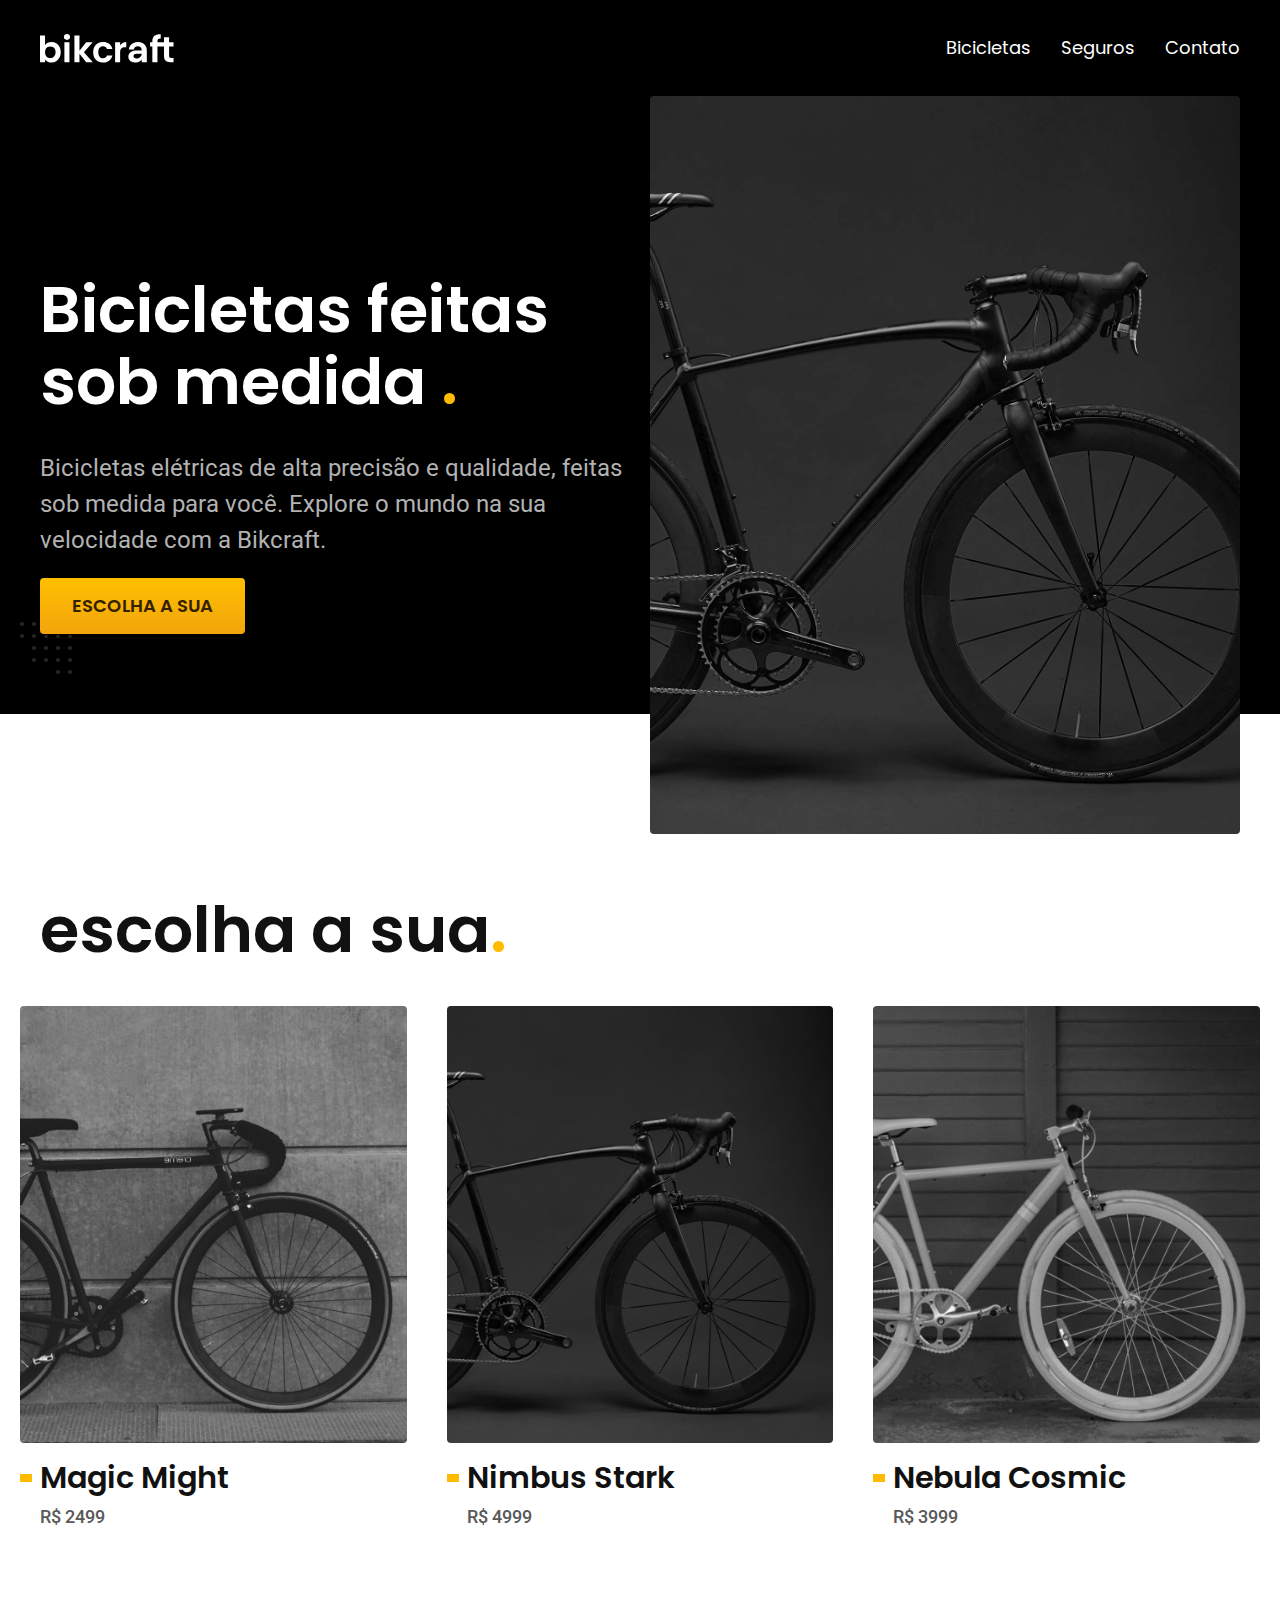
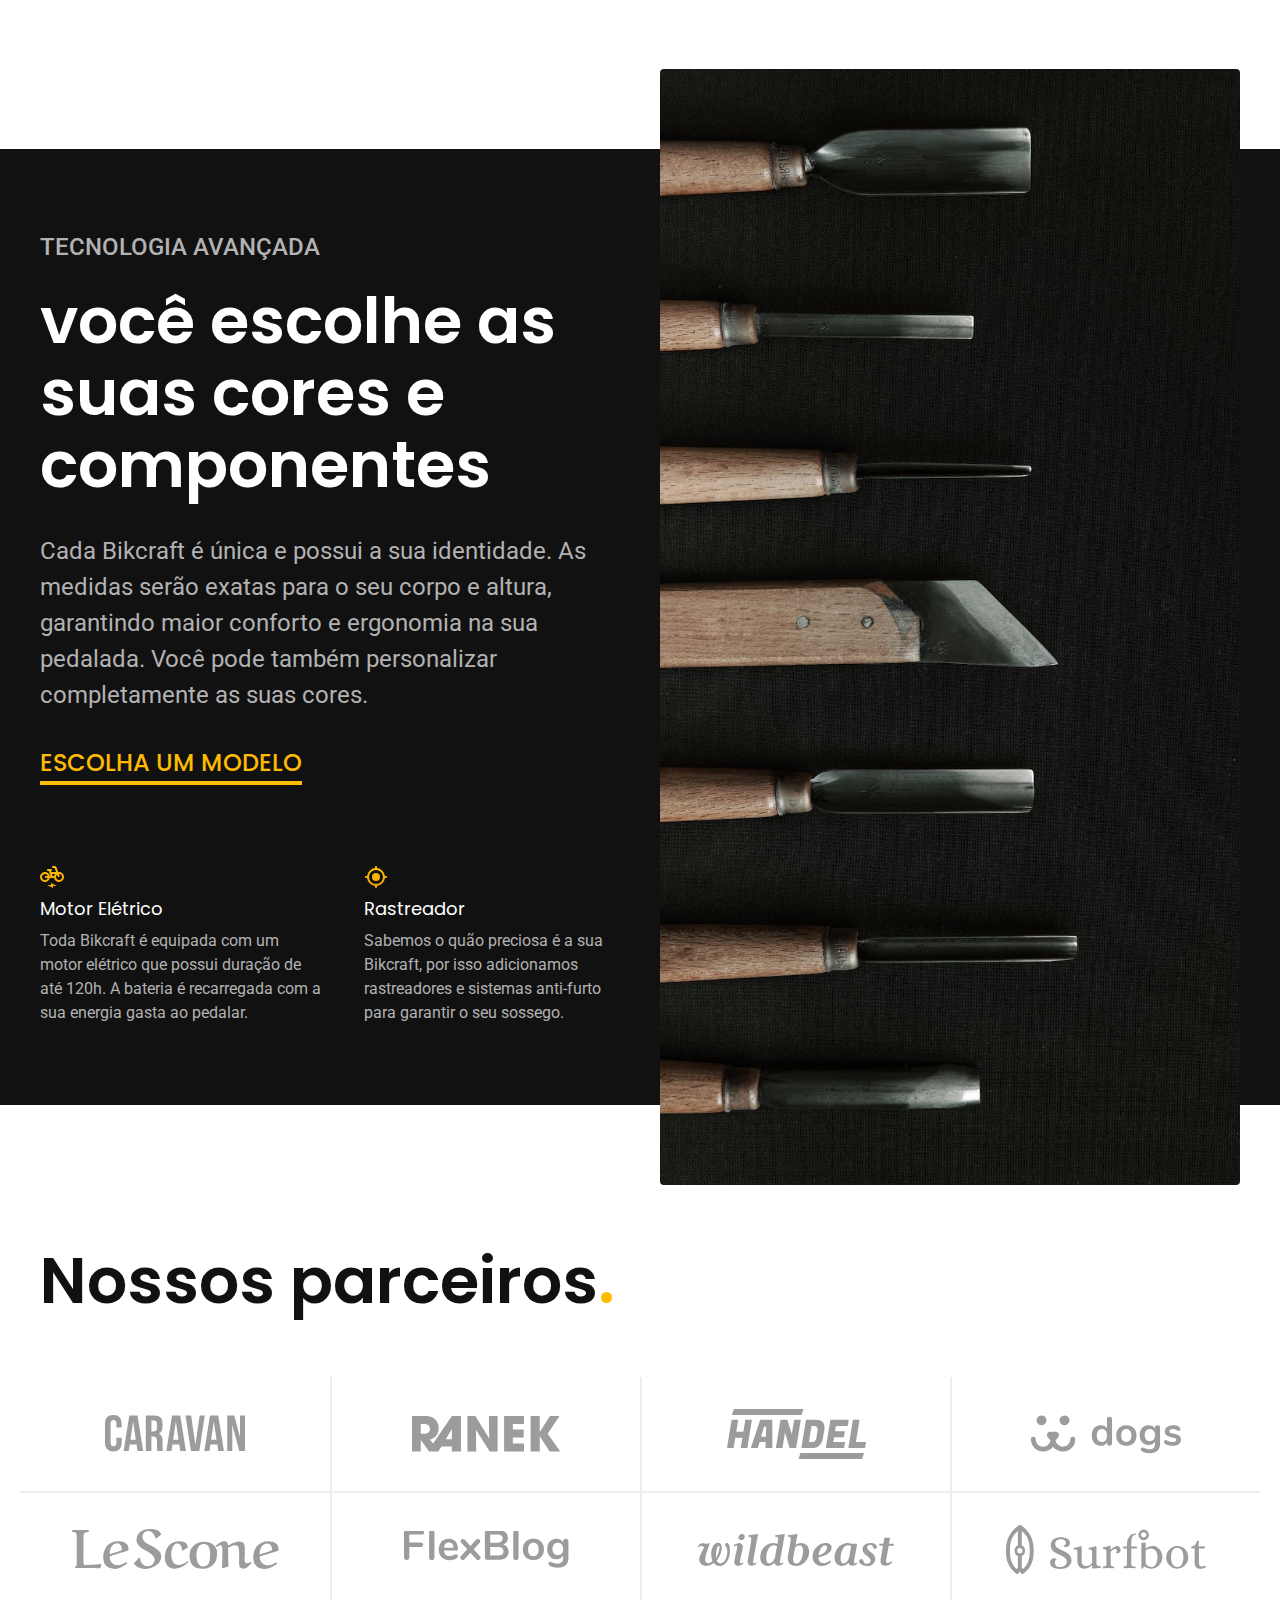
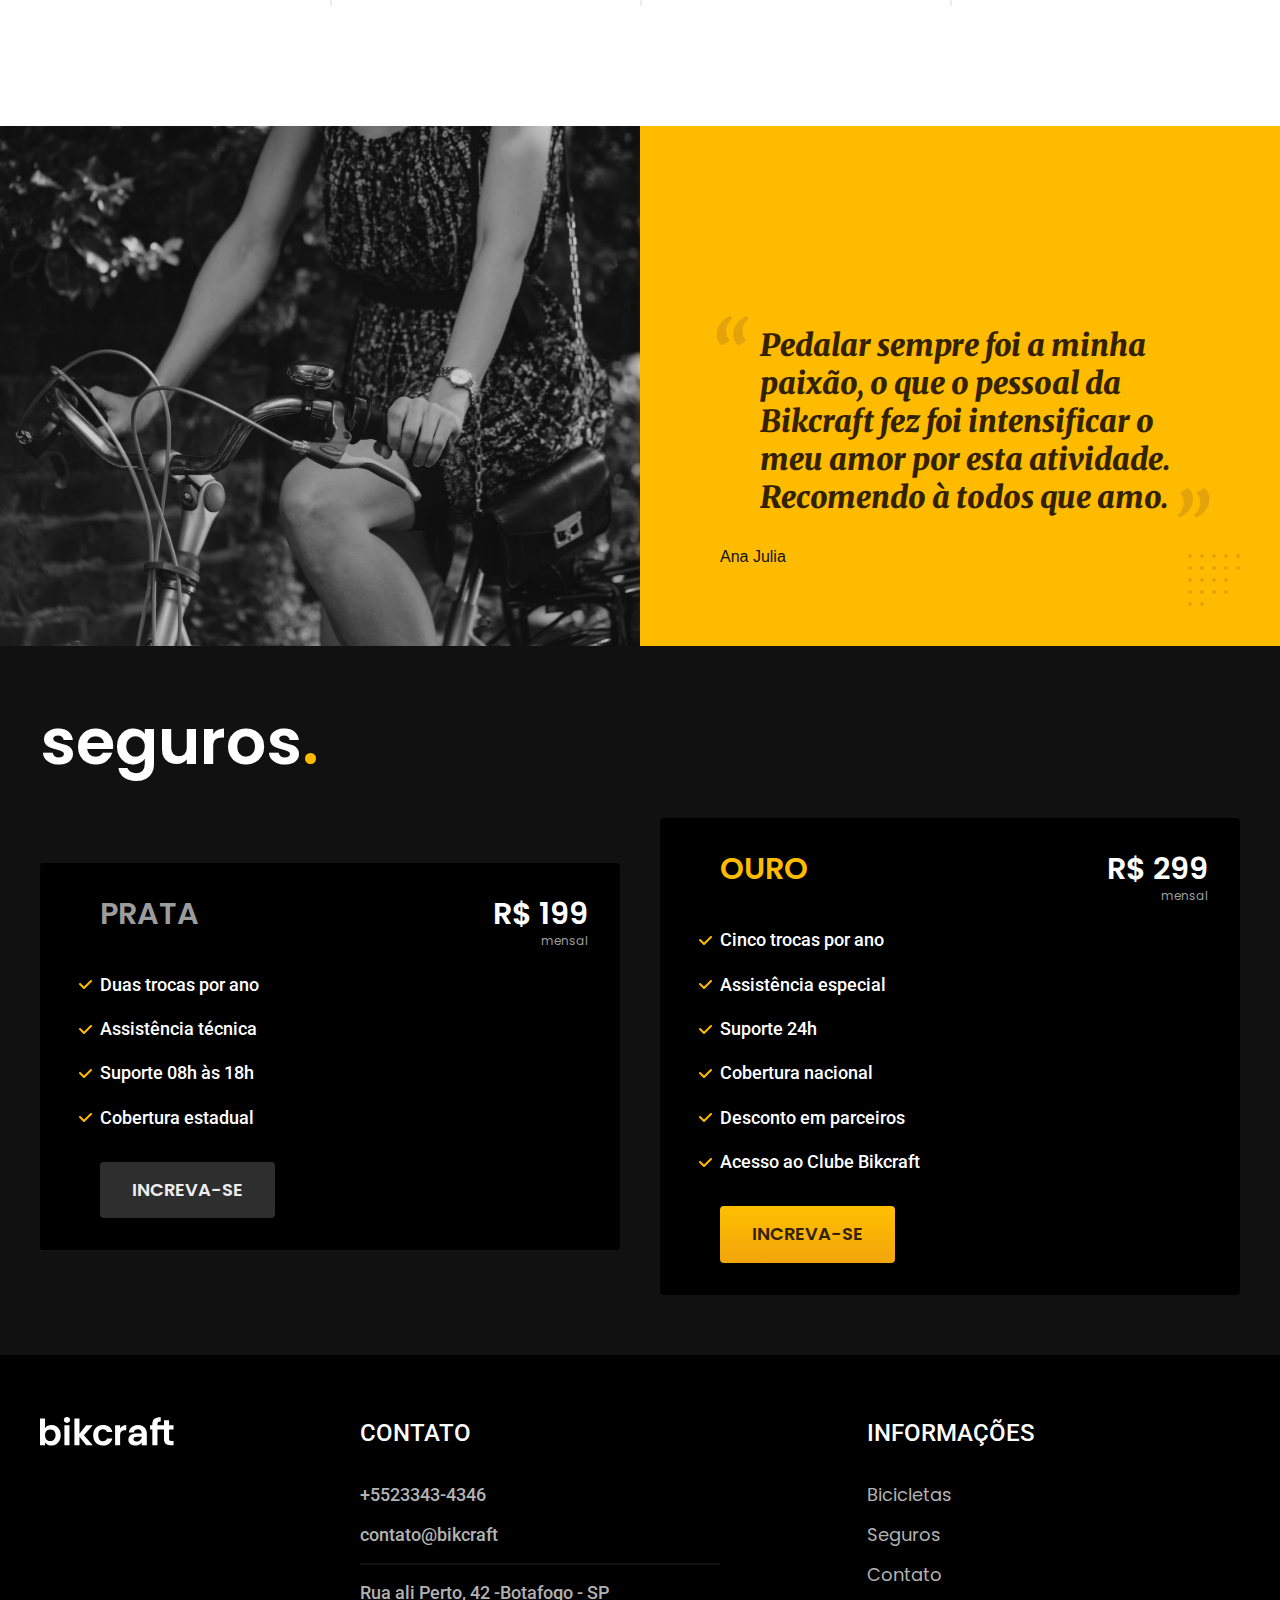
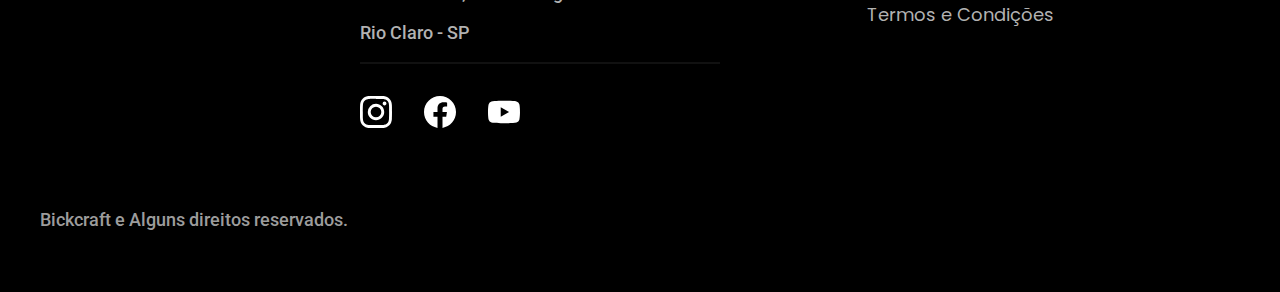
<file: index.html>
<!DOCTYPE html>
<html lang="pt-br">
  <head>
    <meta charset="UTF-8" />
    <meta name="viewport" content="width=device-width, initial-scale=1.0" />
    <title>Bikcraft - Bicicletas Elétricas</title>
    <meta
      name="description"
      content="Bicicletas elétricas de alta precisão e qualidade, feitas sob medida para você. Explore o mundo na sua velocidade com a Bikcraft."
    />
    <link rel="preload" href="css/style.min.css" as="style">
    <link rel="stylesheet" href="css/style.min.css" />

      <script>
        document.documentElement.classList.add('js')
     </script>

     <link rel="preconnect" href="https://fonts.googleapis.com">
    <link rel="preconnect" href="https://fonts.gstatic.com" crossorigin>
    <link href="https://fonts.googleapis.com/css2?family=Merriweather:ital,opsz,wght@0,18..144,300..900;1,18..144,300..900&family=Poppins:ital,wght@0,100;0,200;0,300;0,400;0,500;0,600;0,700;0,800;0,900;1,100;1,200;1,300;1,400;1,500;1,600;1,700;1,800;1,900&family=Roboto:ital,wght@0,100..900;1,100..900&display=swap" rel="stylesheet">
  </head>


  </head>
  <body>
    <header class="header-bg">
      <div class="header container">
        <a href="">
          <img src="img/bikcraft.svg" width="136" height="32" alt="Bickcraft" />
        </a>
        <nav aria-label="primaria">
          <ul class="header-menu font-1-m cor-0">
            <li><a href="./bicicletas.html">Bicicletas</a></li>
            <li><a href="./seguros.html">Seguros</a></li>
            <li><a href="./contato.html">Contato</a></li>
          </ul>
        </nav>
      </div>
    </header>
    
    <main class="introducao-bg" >
      <div class="introducao container">
        <div class="introducao-conteudo">
          <h1 class="font-1-xxl cor-0 fadeInDown " data-anime="200">
            Bicicletas feitas sob medida <span class="cor-p1">.</span>
          </h1>
          <p class="font-2-l cor-5 fadeInDown "  data-anime="400">
            Bicicletas elétricas de alta precisão e qualidade, feitas sob medida
            para você. Explore o mundo na sua velocidade com a Bikcraft.
          </p>
          <a href="bicicletas.html" class="botao fadeInDown " data-anime="600">Escolha a sua</a>
        </div>
        <div class="introducao-imagem" class="fadeInDown ">
          <picture data-anime="800"  class="fadeInDown ">
            <source media="(max-width: 800px)" srcset="img/bicicletas/nimbus.jpg">
          <img
            src="img/fotos/introducao.jpg"
            width="1280"
            height="1600"
            alt="Bicicleta elétrica preta."
          />
          </picture>
        </div>
      </div>
    </main>

    <article class="bicicletas-lista">
      <h2 class="container font-1-xxl">
        escolha a sua<span class="cor-p1">.</span>
      </h2>
      <ul>
        <li>
          <a href="./bicicletas/magic.html">
            <img src="img/bicicletas/magic-home.jpg" width="920" height="1040" alt="Bicicleta preta" />
            <h3 class="font-1-xl">Magic Might</h3>
            <span class="font-2-m cor-8">R$ 2499</span>
          </a>
        </li>

        <li>
          <a href="./bicicletas/nimbus.html">
            <img src="img/bicicletas/nimbus-home.jpg" width="920" height="1040" alt="Bicicleta preta" />
            <h3 class="font-1-xl">Nimbus Stark</h3>
            <span class="font-2-m cor-8">R$ 4999</span>
          </a>
        </li>

        <li>
          <a href="./bicicletas/nebula.html">
            <img src="img/bicicletas/nebula-home.jpg" width="920" height="1040" alt="Bicicleta preta" />
            <h3 class="font-1-xl">Nebula Cosmic</h3>
            <span class="font-2-m cor-8">R$ 3999</span>
          </a>
        </li>
      </ul>
    </article>

    <article class="tecnologia-bg">
      <div class="tecnologia-container">
        <div class="tecnologia-conteudo">
          <span class="font-2-l-b cor-5">Tecnologia Avançada</span>
          <h2 class="font-1-xxl cor-0">
            você escolhe as suas cores e componentes
            
          </h2>
          <p class="font-2-l cor-5">
            Cada Bikcraft é única e possui a sua identidade. As medidas serão
            exatas para o seu corpo e altura, garantindo maior conforto e
            ergonomia na sua pedalada. Você pode também personalizar
            completamente as suas cores.
          </p>
          <a class="link" href="./bicicletas.html">Escolha um modelo</a>

          <div class="tecnologia-vantagens">
            <div>
              <img src="img/icones/eletrica.svg" width="24" height="24" alt="" />
              <h3 class="font-1-m cor-0">Motor Elétrico</h3>
              <p class="font-2-s cor-5">
                Toda Bikcraft é equipada com um motor elétrico que possui
                duração de até 120h. A bateria é recarregada com a sua energia
                gasta ao pedalar.
              </p>
            </div>
            <div>
              <img src="img/icones/rastreador.svg"  width="24" height="24" alt="" />
              <h3 class="font-1-m cor-0">Rastreador</h3>
              <p class="font-2-s cor-5">
                Sabemos o quão preciosa é a sua Bikcraft, por isso adicionamos
                rastreadores e sistemas anti-furto para garantir o seu sossego.
              </p>
            </div>
          </div>
        </div>
        <div class="tecnologia-imagem">
          <img src="img/fotos/tecnologia.jpg" width="1200" height="1920" alt="" />
        </div>
      </div>
    </article>

    <section class="parceiros" aria-label="Nossos Parceiros">
      <h2 class="container font-1-xxl">
        Nossos parceiros<span class="cor-p1">.</span>
      </h2>
      <ul>
        <li><img src="img/parceiros/caravan.svg" width="140" height="38" alt="caravan" /></li>
        <li><img src="img/parceiros/ranek.svg" width="149" height="36" alt alt=ranek"></li>
        <li><img src="img/parceiros/handel.svg" width="139" height="50" alt alt=/handel"></li>
        <li><img src="img/parceiros/dogs.svg" width="152" height="39" alt alt="dogs" /></li>
        <li><img src="img/parceiros/lescone.svg" width="208" height="41" alt alt="lescone" /></li>
        <li><img src="img/parceiros/flexblog.svg" width="165" height="38" alt alt="flexblog" /></li>
        <li><img src="img/parceiros/wildbeast.svg" width="196" height="34" alt alt="wildbeast" /></li>
        <li><img src="img/parceiros/surfbot.svg" width="200" height="49" alt alt="surfbot" /></li>
      </ul>
    </section>

    <section class="depoimento" aria-label="Depoimento">
      <div>
        <img
          src="img/fotos/depoimento.jpg" width="1560" height="1360"
          alt="Pessoa pedalando uma bicicleta Bickcraft"
        />
      </div>
      <div class="depoimento-conteudo">
        <blockquote class="font-1-xl cor-p5">
          <p>
            Pedalar sempre foi a minha paixão, o que o pessoal da Bikcraft fez
            foi intensificar o meu amor por esta atividade. Recomendo à todos
            que amo.
          </p>
        </blockquote>
        <span class="font-1-mb">Ana Julia</span>
      </div>
    </section>

    <article class="seguros-bg">
      <div class="seguros container">
        <h2 class="font-1-xxl cor-0">seguros<span class="cor-p1">.</span></h2>
        <div class="seguros-item">
          <h3 class="font-1-xl cor-6">PRATA</h3>
          <span class="font-1-xl cor-0"
            >R$ 199 <span class="font-1-xs cor-6">mensal</span></span
          >
          <ul class="font-2-m cor-0">
            <li>Duas trocas por ano</li>
            <li>Assistência técnica</li>
            <li>Suporte 08h às 18h</li>
            <li>Cobertura estadual</li>
          </ul>
          <a class="botao secundario" href="./orcamento.html">Increva-se</a>
        </div>

        <div class="seguros-item">
          <h3 class="font-1-xl cor-p1">OURO</h3>
          <span class="font-1-xl cor-0"
            >R$ 299 <span class="font-1-xs cor-6">mensal</span></span
          >
          <ul class="font-2-m cor-0">
            <li>Cinco trocas por ano</li>
            <li>Assistência especial</li>
            <li>Suporte 24h</li>
            <li>Cobertura nacional</li>
            <li>Desconto em parceiros</li>
            <li>Acesso ao Clube Bikcraft</li>
          </ul>
          <a class="botao" href="./orcamento.html">Increva-se</a>
        </div>
      </div>
    </article>
    <footer class="footer-bg">
    <div class="footer container">
      <div class="bikee">
        <img src="img/bikcraft.svg" width="136" height="32" alt="Bickraft" />
      </div>
      <div class="footer-contato">
        <h3 class="font-2-l-b cor-0">Contato</h3>
        <ul class="font-2-m cor-5">
          <li><a href="tel: +5523343-4346">+5523343-4346</a> </li>
          <li>
            <a href="mailto:contato@bikcraft">contato@bikcraft</a> 
          </li>
          <li>Rua ali Perto, 42 -Botafogo - SP</li>
          <li>Rio Claro - SP</li>
        </ul>
        <div class="footer-redes">
          <a href="./">
            <img src="img/redes/instagram.svg" width="32" height="32" alt="Instagran" />
          </a>
          <a href="./">
            <img src="img/redes/facebook.svg" width="32" height="32" alt="Facebook" />
          </a>
          <a href="">
            <img src="img/redes/youtube.svg" width="32" height="32" alt="Youtube" />
          </a>
        </div>
      </div>
      <div class="footer-informacoes">
        <h3 class="font-2-l-b cor-0">Informações</h3>
        <nav>
          <ul class=" font-1-m cor-5">
            <li><a href="./bicicletas.html">Bicicletas</a></li>
            <li><a href="./seguros.html">Seguros</a></li>
            <li><a href="./contato.html">Contato</a></li>
              <li><a href="./termos.html">Termos e Condições</a></li>
          </ul>
        </nav>
      </div>
       <p class="footer-copy font-2-m cor-6">Bickcraft e Alguns direitos reservados.</p>
    </div>
    </footer>


    <script src="js/plugins/simple-anime.js"></script>
    <script src="js/script.js"></script>
  </body>
</html>
</file>
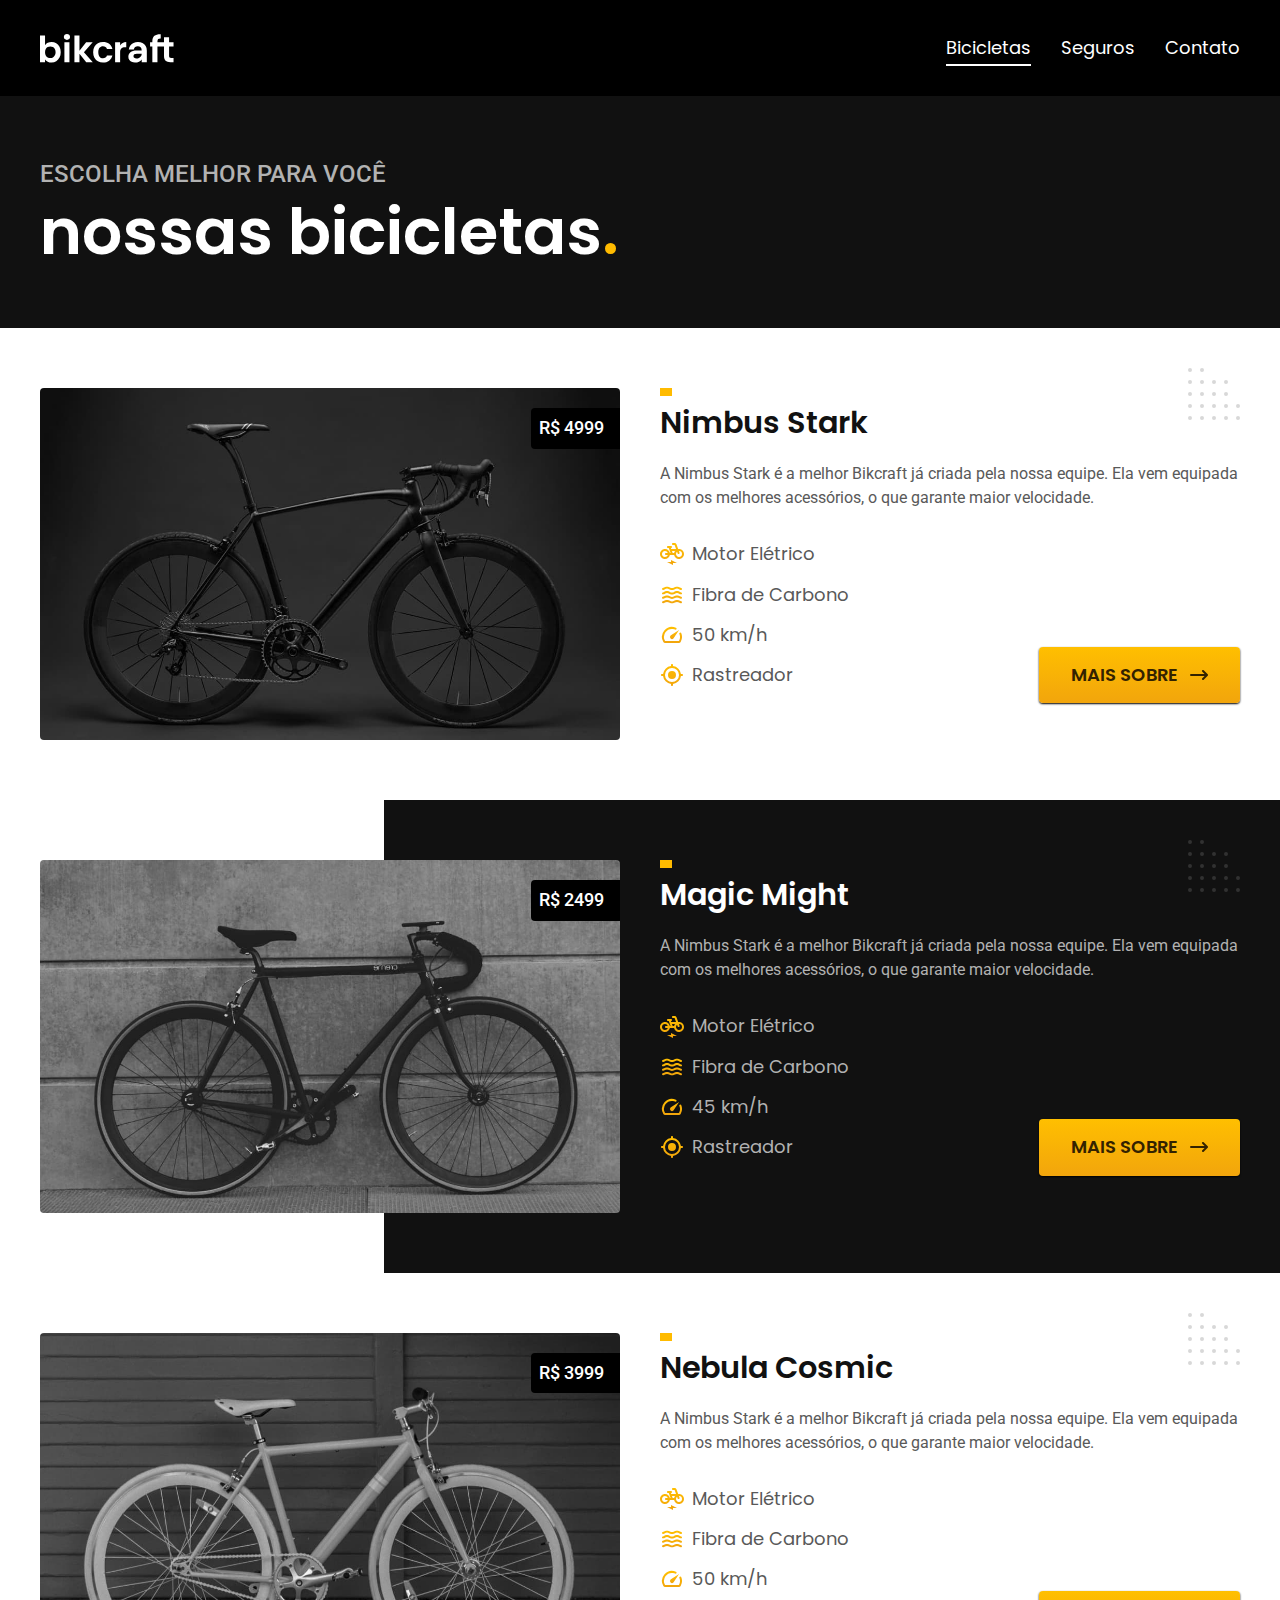
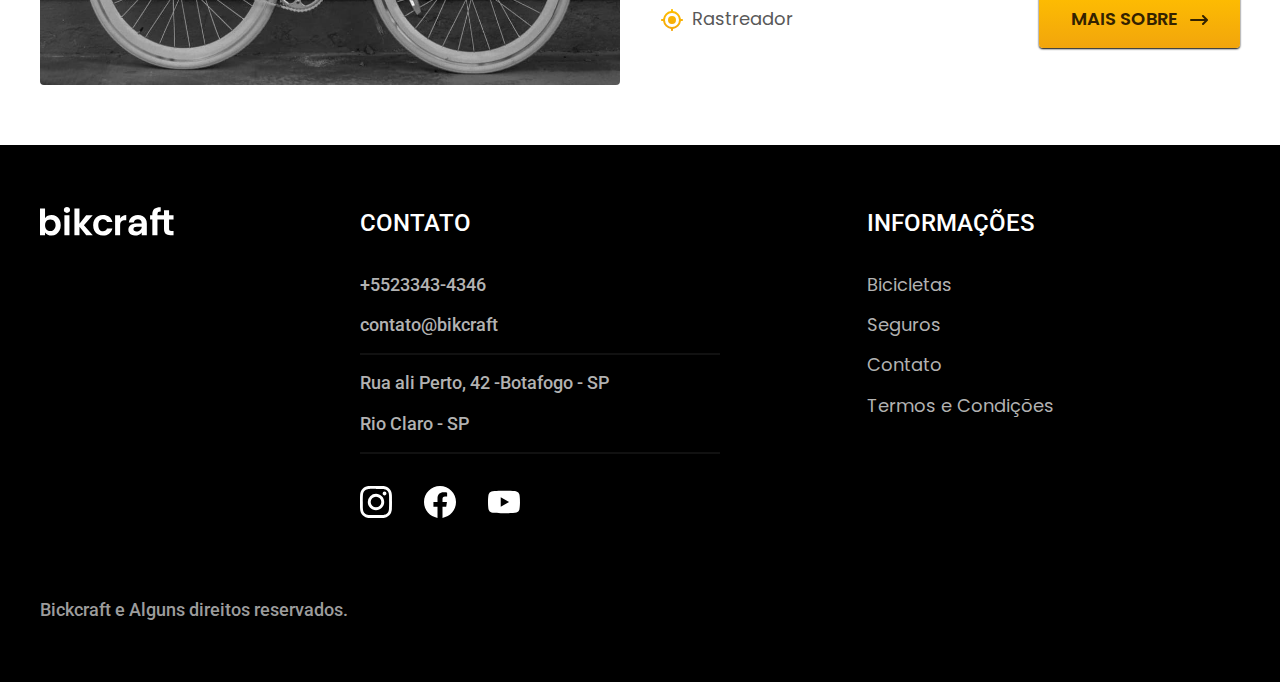
<file: bicicletas.html>
<!DOCTYPE html>
<html lang="pt-br">
  <head>
    <meta charset="UTF-8" />
    <meta name="viewport" content="width=device-width, initial-scale=1.0" />
    <title>Bicicletas | Bikcraft - Bicicletas Elétricas</title>
    <meta
      name="description"
      content="Termos e Condições"
    />
     <link rel="preload" href="css/style.min.css
    " as="style">
    <link rel="stylesheet" href="css/style.min.css
    " />
        <script>
        document.documentElement.classList.add('js')
     </script>

     <link rel="preconnect" href="https://fonts.googleapis.com">
    <link rel="preconnect" href="https://fonts.gstatic.com" crossorigin>
    <link href="https://fonts.googleapis.com/css2?family=Merriweather:ital,opsz,wght@0,18..144,300..900;1,18..144,300..900&family=Poppins:ital,wght@0,100;0,200;0,300;0,400;0,500;0,600;0,700;0,800;0,900;1,100;1,200;1,300;1,400;1,500;1,600;1,700;1,800;1,900&family=Roboto:ital,wght@0,100..900;1,100..900&display=swap" rel="stylesheet">
  </head>
  </head>
  <body id="bicicletas">
    <header class="header-bg">
      <div class="header container">
        <a href="">
          <img src="img/bikcraft.svg" alt="Bickcraft" />
        </a>
        <nav aria-label="primaria">
          <ul class="header-menu font-1-m cor-0">
            <li><a href="./bicicletas.html">Bicicletas</a></li>
            <li><a href="./seguros.html">Seguros</a></li>
            <li><a href="./contato.html">Contato</a></li>
          </ul>
        </nav>
      </div>
    </header>

     <main>
        <div class="titulo-bg">
            <div class="titulo container">
            <p class="font-2-l-b cor-5">Escolha melhor para você</p>
            <h1 class="font-1-xxl cor-0">nossas bicicletas<span class="cor-p1">.</span></h1>
            </div>
          </div>
            
            <div class="bicicletas-bg">
                <div class="bicicletas container">
                  <div class="bicicleta-imagem">
                    <img src="img/bicicletas/nimbus.jpg" alt="Bicicleta preta">
                    <span class="font-2-m cor-0">R$ 4999</span>
                  </div>
                  <div class="bicicletas-conteudo">
                     <h2 class="font-1-xl">Nimbus Stark</h2>
                     <p class="font-2-s cor-8">A Nimbus Stark é a melhor Bikcraft já criada pela nossa equipe. Ela vem equipada com os melhores acessórios, o que garante maior velocidade.</p>
                     <ul class="font-1-m cor-8">
                      <li><img src="img/icones/eletrica.svg" alt="">  Motor Elétrico</li>
                      <li> <img src="img/icones/carbono.svg" alt=""> Fibra de Carbono</li>
                      <li> <img src="img/icones/velocidade.svg" alt=""> 50 km/h </li>
                      <li> <img src="img/icones/rastreador.svg" alt=""> Rastreador </li>
                     </ul>
                     <a class="botao seta"   href="./bicicletas/nimbus.html">Mais sobre</a>
                  </div>
                </div>
            </div>

              <div class="bicicletas-bg">
                <div class="bicicletas container">
                  <div class="bicicleta-imagem">
                    <img src="img/bicicletas/magic.jpg" alt="Bicicleta preta">
                    <span class="font-2-m cor-0">R$ 2499</span>
                  </div>
                  <div class="bicicletas-conteudo">
                     <h2 class="font-1-xl cor-0">Magic Might</h2>
                     <p class="font-2-s cor-5">A Nimbus Stark é a melhor Bikcraft já criada pela nossa equipe. Ela vem equipada com os melhores acessórios, o que garante maior velocidade.</p>
                     <ul class="font-1-m cor-5">
                      <li><img src="img/icones/eletrica.svg" alt="">  Motor Elétrico</li>
                      <li> <img src="img/icones/carbono.svg" alt=""> Fibra de Carbono</li>
                      <li> <img src="img/icones/velocidade.svg" alt=""> 45 km/h </li>
                      <li> <img src="img/icones/rastreador.svg" alt=""> Rastreador </li>
                     </ul>
                     <a class="botao seta"   href="./bicicletas/magic.html">Mais sobre</a>
                  </div>
                </div>
            </div>

            <div class="bicicletas-bg">
                <div class="bicicletas container">
                  <div class="bicicleta-imagem">
                    <img src="img/bicicletas/nebula.jpg" alt="Bicicleta preta">
                    <span class="font-2-m cor-0">R$ 3999</span>
                  </div>
                  <div class="bicicletas-conteudo">
                     <h2 class="font-1-xl">Nebula Cosmic</h2>
                     <p class="font-2-s cor-8">A Nimbus Stark é a melhor Bikcraft já criada pela nossa equipe. Ela vem equipada com os melhores acessórios, o que garante maior velocidade.</p>
                     <ul class="font-1-m cor-8">
                      <li><img src="img/icones/eletrica.svg" alt="">  Motor Elétrico</li>
                      <li> <img src="img/icones/carbono.svg" alt=""> Fibra de Carbono</li>
                      <li> <img src="img/icones/velocidade.svg" alt=""> 50 km/h </li>
                      <li> <img src="img/icones/rastreador.svg" alt=""> Rastreador </li>
                     </ul>
                     <a class="botao seta"   href="./bicicletas/nebula.html">Mais sobre</a>
                  </div>
                </div>
            </div>
    
     </main>


      <footer class="footer-bg">
    <div class="footer container">
      <div class="bikee">
        <img src="img/bikcraft.svg" alt="Bickraft" />
      </div>
      <div class="footer-contato">
        <h3 class="font-2-l-b cor-0">Contato</h3>
        <ul class="font-2-m cor-5">
          <li><a href="tel: +5523343-4346">+5523343-4346</a> </li>
          <li>
            <a href="mailto:contato@bikcraft">contato@bikcraft</a> 
          </li>
          <li>Rua ali Perto, 42 -Botafogo - SP</li>
          <li>Rio Claro - SP</li>
        </ul>
        <div class="footer-redes">
          <a href="./">
            <img src="img/redes/instagram.svg" alt="Instagran" />
          </a>
          <a href="./">
            <img src="img/redes/facebook.svg" alt="Facebook" />
          </a>
          <a href="">
            <img src="img/redes/youtube.svg" alt="Youtube" />
          </a>
        </div>
      </div>
      <div class="footer-informacoes">
        <h3 class="font-2-l-b cor-0">Informações</h3>
        <nav>
          <ul class=" font-1-m cor-5">
            <li><a href="./bicicletas.html">Bicicletas</a></li>
            <li><a href="./seguros.html">Seguros</a></li>
            <li><a href="./contato.html">Contato</a></li>
              <li><a href="./contato.html">Termos e Condições</a></li>
          </ul>
      </div>
       <p class="footer-copy font-2-m cor-6">Bickcraft e Alguns direitos reservados.</p>
    </div>
    </footer>
    </header>
      <script src="js/script.js"></script>
  </body>
    </html>
</file>
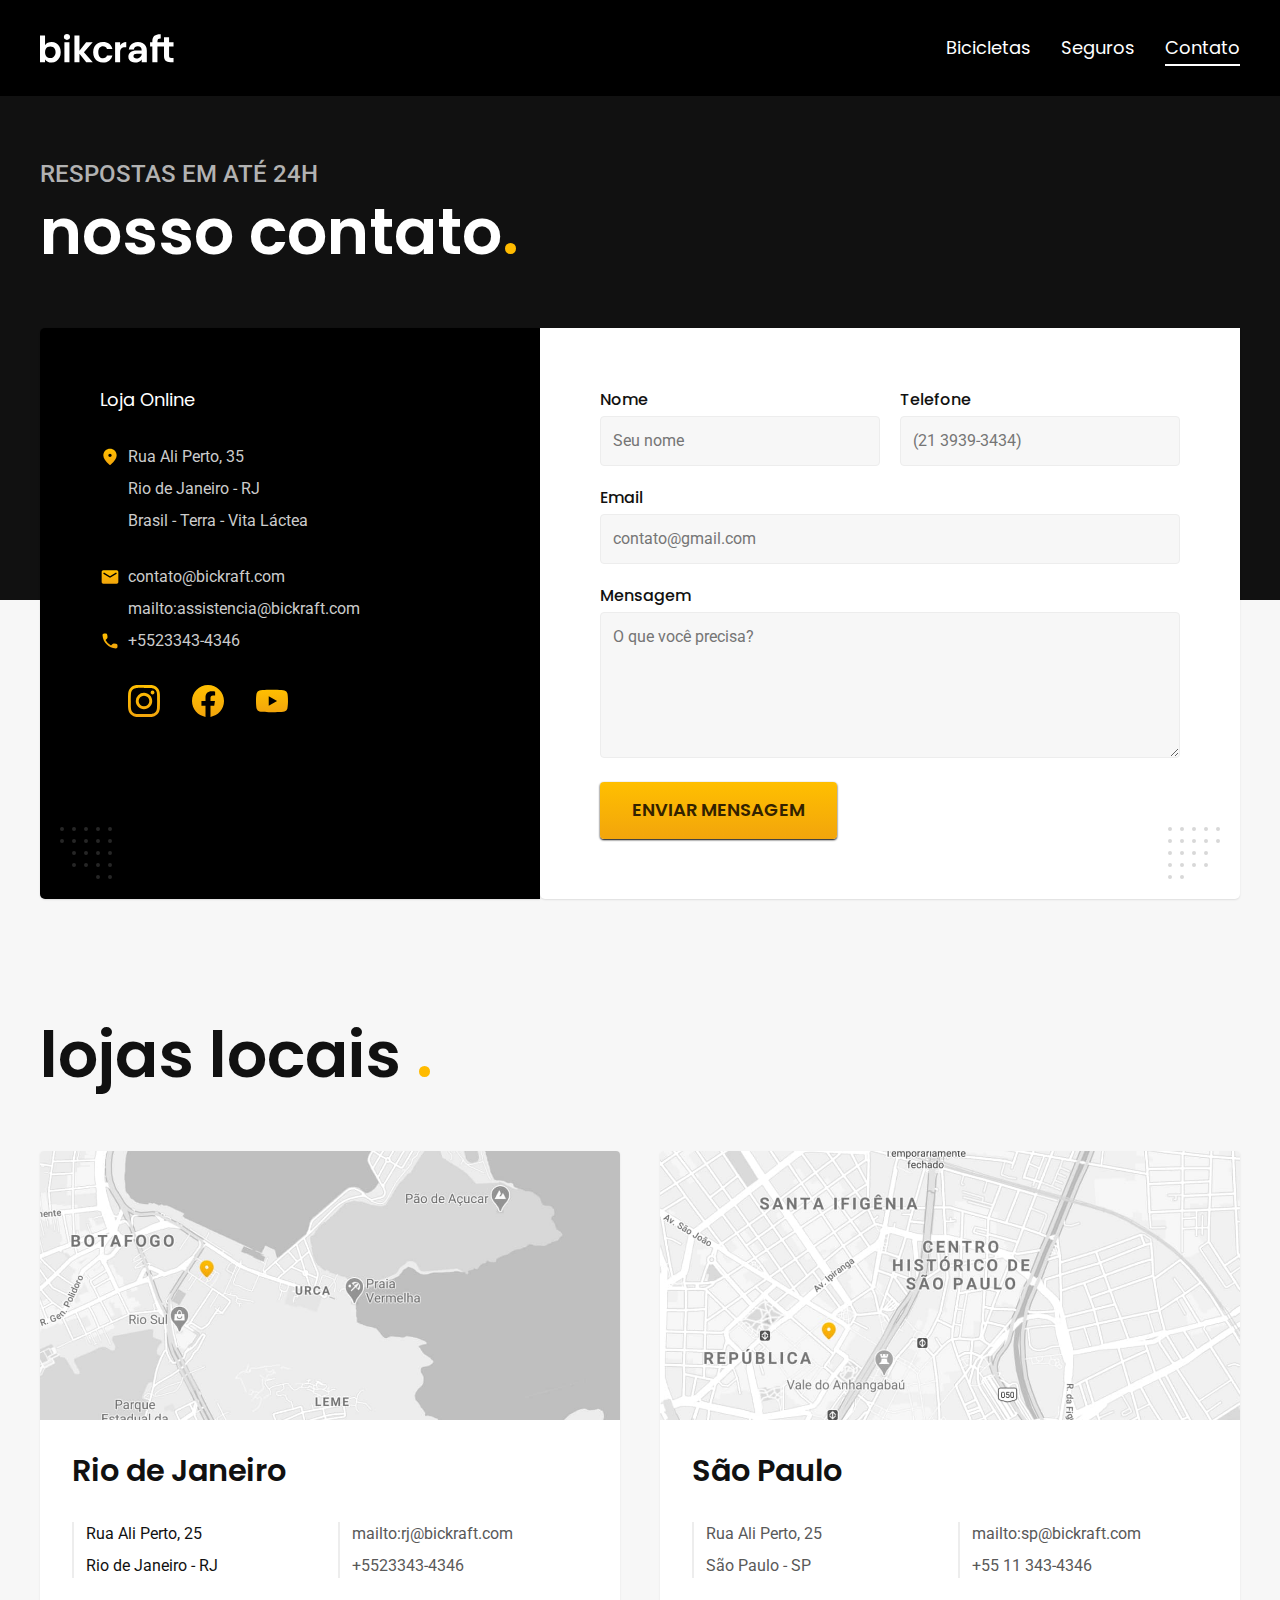
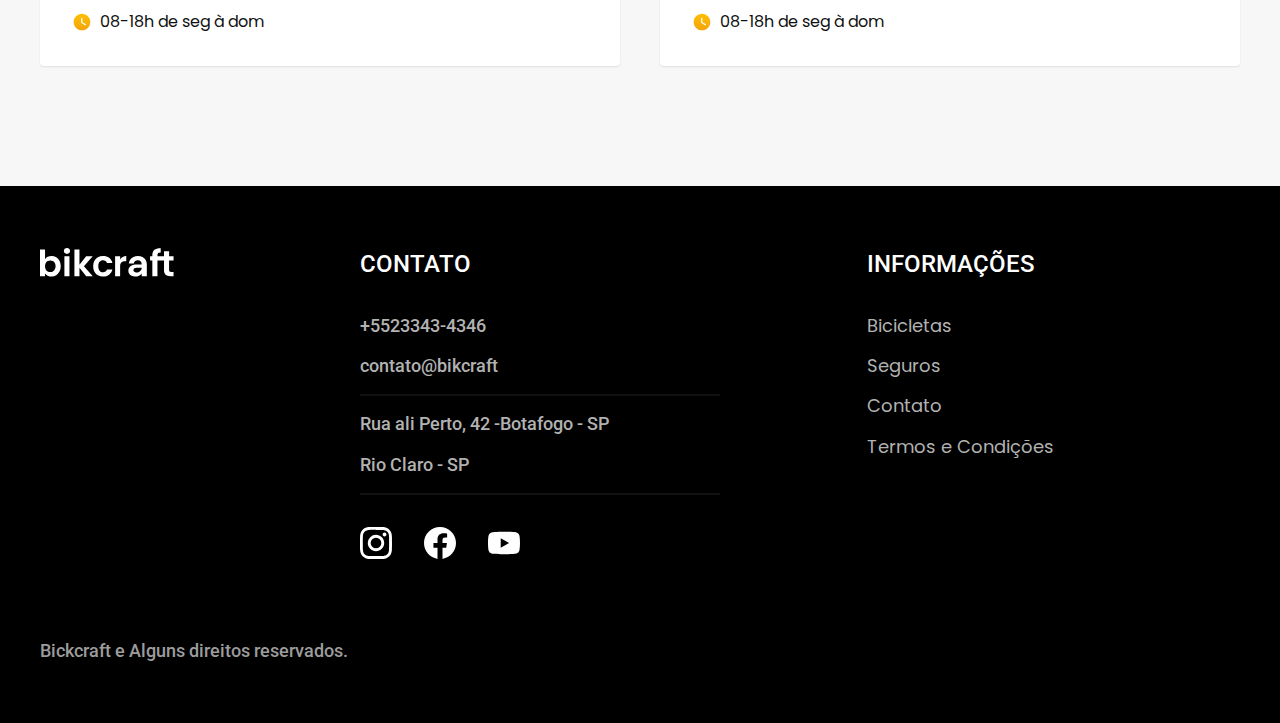
<file: contato.html>
<!DOCTYPE html>
<html lang="pt-br">
  <head>
    <meta charset="UTF-8" />
    <meta name="viewport" content="width=device-width, initial-scale=1.0" />
    <title>Contato | Bikcraft - Bicicletas Elétricas</title>
    <meta
      name="description"
      content="Termos e Condições"
    />
     <link rel="preload" href="css/style.min.css
    " as="style">
    <link rel="stylesheet" href="css/style.min.css
    " />
        <script>
        document.documentElement.classList.add('js')
     </script>

     <link rel="preconnect" href="https://fonts.googleapis.com">
    <link rel="preconnect" href="https://fonts.gstatic.com" crossorigin>
    <link href="https://fonts.googleapis.com/css2?family=Merriweather:ital,opsz,wght@0,18..144,300..900;1,18..144,300..900&family=Poppins:ital,wght@0,100;0,200;0,300;0,400;0,500;0,600;0,700;0,800;0,900;1,100;1,200;1,300;1,400;1,500;1,600;1,700;1,800;1,900&family=Roboto:ital,wght@0,100..900;1,100..900&display=swap" rel="stylesheet">
  </head>
  </head>
  <body id="contato">
    <header class="header-bg">
      <div class="header container">
        <a href="">
          <img src="img/bikcraft.svg" alt="Bickcraft" />
        </a>
        <nav aria-label="primaria">
          <ul class="header-menu font-1-m cor-0">
            <li><a href="./bicicletas.html">Bicicletas</a></li>
            <li><a href="./seguros.html">Seguros</a></li>
            <li><a href="./contato.html">Contato</a></li>
          </ul>
        </nav>
      </div>
    </header>

     <main>
        <div class="titulo-bg">
            <div class="titulo container">
            <p class="font-2-l-b cor-5">Respostas em até 24h </p>
            <h1 class="font-1-xxl cor-0">nosso contato<span class="cor-p1">.</span></h1>
            </div>
        </div>
    
         <div class="contato container">
           <section  class="contato-dados"  aria-label="Endereço">
              <h2 class="font-1-m cor-0">Loja Online</h2>
              <div class="contato-endereco font-2-s cor-4">
                <p>Rua Ali Perto, 35</p>
                <p>Rio de Janeiro - RJ</p>
                <p>Brasil - Terra - Vita Láctea</p>
              </div>
              <address class="contato-meios font-2-s cor-4">
                <a href="mailto:contato@bickraft.com">contato@bickraft.com</a>
                <a href="mailto:assistencia@bickraft.com">mailto:assistencia@bickraft.com</a>
                <a href="tel: +5523343-4346">+5523343-4346</a>
              </address>
              <div class="contato-redes">
                  <a href="./">
            <img src="img/redes/instagram-p.svg" alt="Instagran" />
          </a>
          <a href="./">
            <img src="img/redes/facebook-p.svg" alt="Facebook" />
          </a>
          <a href="">
            <img src="img/redes/youtube-p.svg" alt="Youtube" />
          </a>
              </div>
           </section>
           <section  class="contato-formulario"  aria-label="formulario">
            <form  class="form" action="./contato.html">
              
              <div>
                <label for="nome">Nome</label>
                <input type="text" id="nome"  name="nome" placeholder="Seu nome">
              </div>

               
              <div>
                <label for="telefone">Telefone</label>
                <input type="text" id="nome"  name="telefone" placeholder= "(21 3939-3434)">
              </div>

               
              <div class="col-2">
                <label for="email">Email</label>
                <input type="email" id="email"  name="email" placeholder= "contato@gmail.com">
              </div>

                 
              <div class="col-2">
                <label for="mesangem">Mensagem</label>
                <textarea  rows="5" name="mensagem" id="mesagem" placeholder="O que você precisa?"></textarea>
              </div>
              <button class="botao col-2">Enviar Mensagem</button>
            </form> 
           </section>
         </div>
     </main>

     <article class="lojas container">
      <h2 class="font-1-xxl">lojas locais <span class="cor-p1">.</span></h2>

      <div class="lojas-item">
        <img src="img/lojas/rj.jpg" alt="mapa marcando o endereço em Rua ali Perto , 25 - Rio de Janeiro - RJ">
        <div class="lojas-conteudo">
          <h3 class="font-1-xl">Rio de Janeiro</h3>
          <div class="lojas-dados font-2-s cor-x8">
            <p>Rua Ali Perto, 25</p>
            <p>Rio de Janeiro - RJ</p>
          </div>
          <div class="lojas-dados font-2-s cor-8">
              <a href="mailto:rj@bickraft.com">mailto:rj@bickraft.com</a>
              <a href="tel: +5523343-4346">+5523343-4346</a>
          </div>
          <p  class="lojas-tempo font-1-s"><img src="./img/icones/horario.svg" alt="">  08-18h de seg à dom</p>
                </div>
        </div>

      <div class="lojas-item">
        <img src="img/lojas/sp.jpg" alt="mapa marcando o endereço em Rua ali Perto , 25 - São Paulo - SP">
        <div class="lojas-conteudo">
          <h3 class="font-1-xl">São Paulo</h3>
          <div class="lojas-dados font-2-s cor-8">
            <p>Rua Ali Perto, 25</p>
            <p>São Paulo - SP</p>
          </div>
          <div class="lojas-dados font-2-s cor-8">
              <a href="mailto:rj@bickraft.com">mailto:sp@bickraft.com</a>
              <a href="tel: +5523343-4346">+55 11 343-4346</a>
          </div>
          <p class="lojas-tempo font-1-s"><img src="./img/icones/horario.svg" alt="">  08-18h de seg à dom</p>
                </div>
        </div>

     </article>


      <footer class="footer-bg">
    <div class="footer container">
      <div class="bikee">
        <img src="img/bikcraft.svg" alt="Bickraft" />
      </div>
      <div class="footer-contato">
        <h3 class="font-2-l-b cor-0">Contato</h3>
        <ul class="font-2-m cor-5">
          <li><a href="tel: +5523343-4346">+5523343-4346</a> </li>
          <li>
            <a href="mailto:contato@bikcraft">contato@bikcraft</a> 
          </li>
          <li>Rua ali Perto, 42 -Botafogo - SP</li>
          <li>Rio Claro - SP</li>
        </ul>
        <div class="footer-redes">
          <a href="./">
            <img src="img/redes/instagram.svg" alt="Instagran" />
          </a>
          <a href="./">
            <img src="img/redes/facebook.svg" alt="Facebook" />
          </a>
          <a href="">
            <img src="img/redes/youtube.svg" alt="Youtube" />
          </a>
        </div>
      </div>
      <div class="footer-informacoes">
        <h3 class="font-2-l-b cor-0">Informações</h3>
        <nav>
          <ul class=" font-1-m cor-5">
            <li><a href="./bicicletas.html">Bicicletas</a></li>
            <li><a href="./seguros.html">Seguros</a></li>
            <li><a href="./contato.html">Contato</a></li>
              <li><a href="./contato.html">Termos e Condições</a></li>
          </ul>
        </nav>
      </div>
       <p class="footer-copy font-2-m cor-6">Bickcraft e Alguns direitos reservados.</p>
    </div>
    </footer>
    </header>
      <script src="js/script.js"></script>
  </body>
</file>
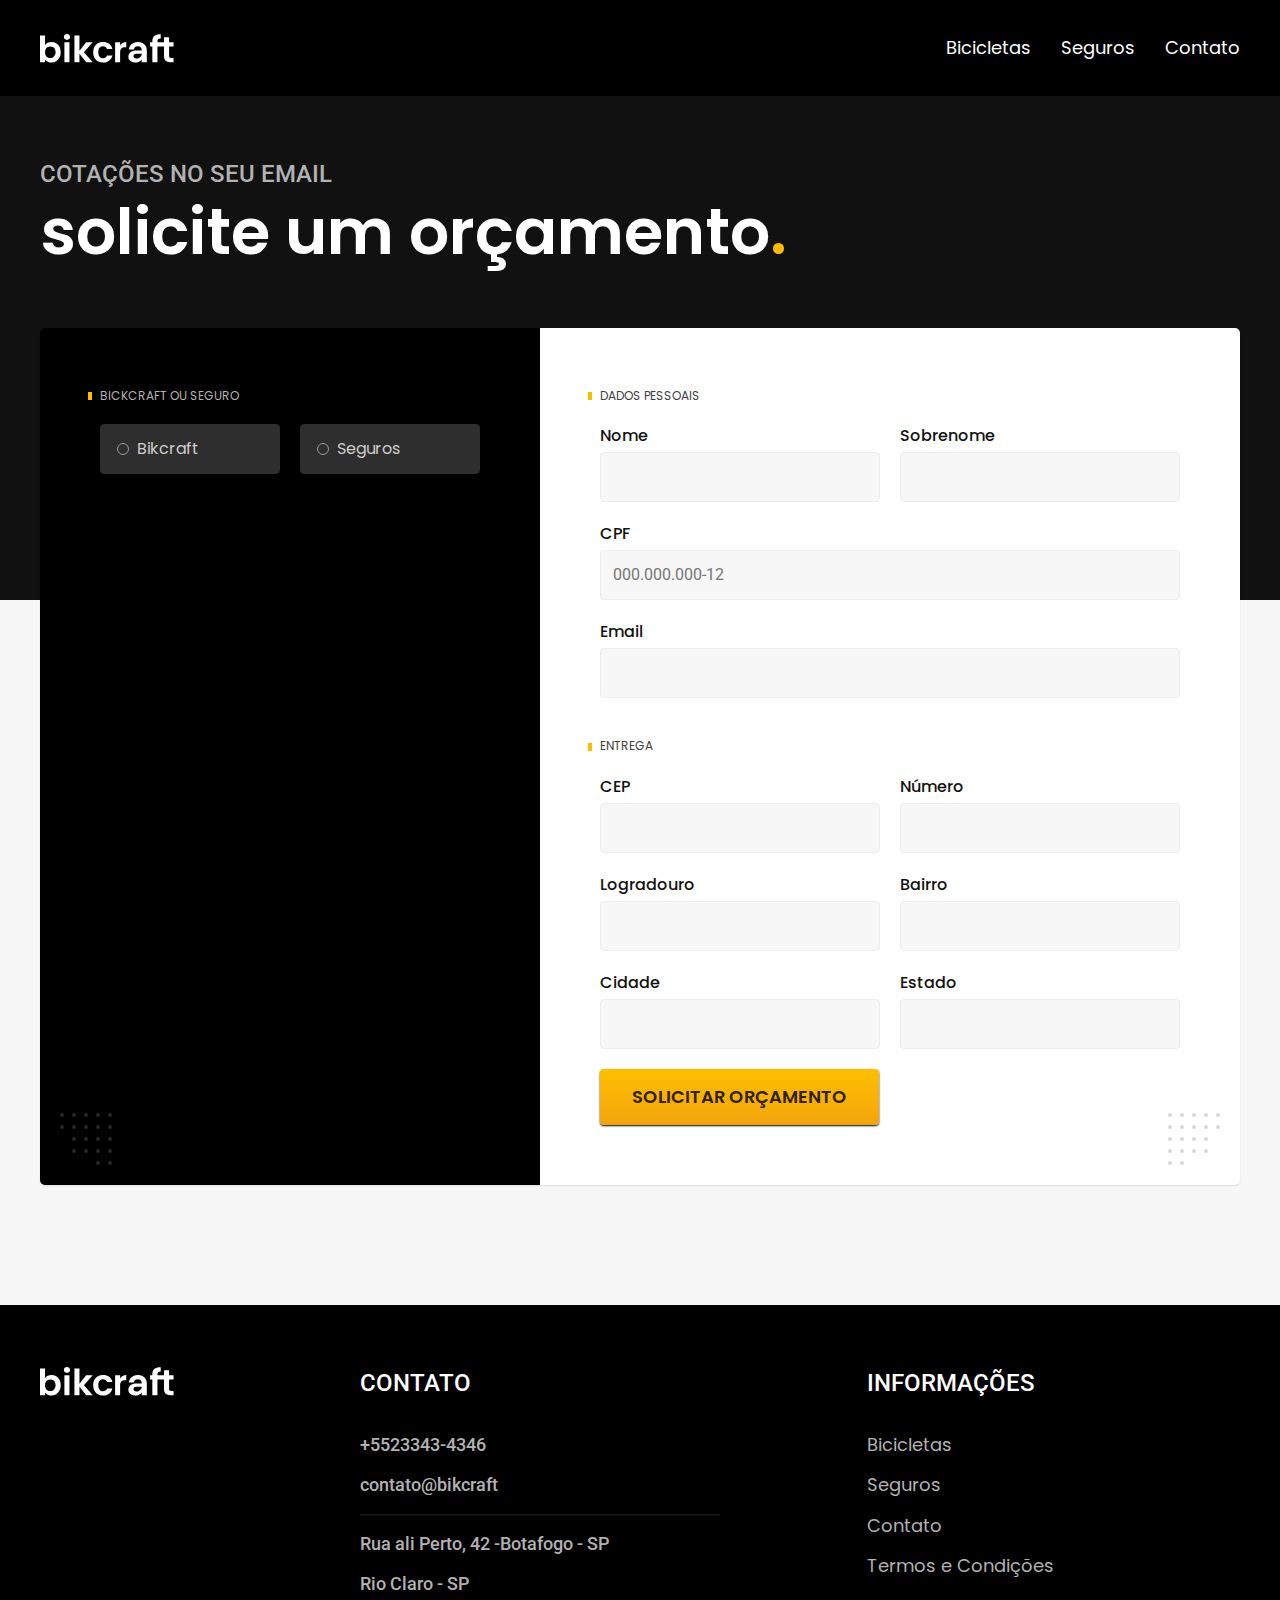
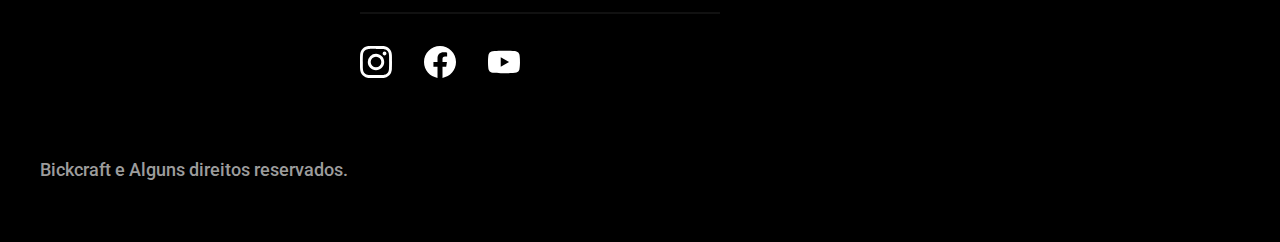
<file: orcamento.html>
<!DOCTYPE html>
<html lang="pt-br">
  <head>
    <meta charset="UTF-8" />
    <meta name="viewport" content="width=device-width, initial-scale=1.0" />
    <title>orçamento | Bikcraft - Bicicletas Elétricas</title>
    <meta
      name="description"
      content="Termos e Condições"
    />
     <link rel="preload" href="css/style.min.css
    " as="style">
    <link rel="stylesheet" href="css/style.min.css
    " />
        <script>
        document.documentElement.classList.add('js')
     </script>

     <link rel="preconnect" href="https://fonts.googleapis.com">
    <link rel="preconnect" href="https://fonts.gstatic.com" crossorigin>
    <link href="https://fonts.googleapis.com/css2?family=Merriweather:ital,opsz,wght@0,18..144,300..900;1,18..144,300..900&family=Poppins:ital,wght@0,100;0,200;0,300;0,400;0,500;0,600;0,700;0,800;0,900;1,100;1,200;1,300;1,400;1,500;1,600;1,700;1,800;1,900&family=Roboto:ital,wght@0,100..900;1,100..900&display=swap" rel="stylesheet">
  </head>
  </head>
  <body id="orcamento">
    <header class="header-bg">
      <div class="header container">
        <a href="">
          <img src="img/bikcraft.svg" alt="Bickcraft" />
        </a>
        <nav aria-label="primaria">
          <ul class="header-menu font-1-m cor-0">
            <li><a href="./bicicletas.html">Bicicletas</a></li>
            <li><a href="./seguros.html">Seguros</a></li>
            <li><a href="./contato.html">Contato</a></li>
          </ul>
        </nav>
      </div>
    </header>

     <main>
        <div class="titulo-bg">
            <div class="titulo container">
            <p class="font-2-l-b cor-5">Cotações no seu email</p>
            <h1 class="font-1-xxl cor-0">solicite um orçamento<span class="cor-p1">.</span></h1>
            </div>
        </div>
       
        <form  class="orcamento container" action="">
          <div class="orcamento-produto">
            <h2 class="font-1-xs cor-5">Bickcraft ou Seguro</h2>

            <input type="radio" name="tipo" value="bikcraft" id="bikcraft">
            <label for="bikcraft">Bikcraft</label>

             <input type="radio" name="tipo" value="seguro" id="seguro">
            <label for="seguro">Seguros</label>

            <div class="orcamento-conteudo" id="orcamento-bikcraft">
              <h2 class="font-1-xs cor-5">Escolha a sua </h2>

               <input type="radio" name="produto" value="nimbus" id="nimbus">
               <label for="nimbus">Nimbus Stark <span>R$ 4999</span></label>
               <div class="orcamento-detalhes">
                <ul class="font-1-xs cor-8">
                  <li><img src="./img/icones/eletrica.svg" alt="">Motor Elétrico</li>
                  <li><img src="./img/icones/carbono.svg" alt="">Fibra de Carbono </li>
                  <li><img src="./img/icones/velocidade.svg" alt="">50 km/h</li>
                  <li><img src="./img/icones/rastreador.svg" alt="">Rastreador</li>
                </ul>
                <img src="img/bicicletas/nimbus.jpg" alt="Bicicleta preta">
               </div>

                <input type="radio" name="produto" value="magic" id="magic">
               <label for="magic">Magic Might <span>R$ 2499</span> </label>

               <div class="orcamento-detalhes">
                <ul class="font-1-xs cor-8">
                  <li><img src="./img/icones/eletrica.svg" alt="">Motor Elétrico</li>
                  <li><img src="./img/icones/carbono.svg" alt="">Fibra de Carbono </li>
                  <li><img src="./img/icones/velocidade.svg" alt="">45 km/h</li>
                  <li><img src="./img/icones/rastreador.svg" alt="">Rastreador</li>
                </ul>
                <img src="img/bicicletas/magic.jpg" alt="Bicicleta preta">
               </div>
               
                <input type="radio" name="produto" value="nebula" id="nebula">
               <label for="nebula">Nebula Cosmic <span>R$ 3999</span></label>

                <div class="orcamento-detalhes">
                <ul class="font-1-xs cor-8">
                  <li><img src="./img/icones/eletrica.svg" alt="">Motor Elétrico</li>
                  <li><img src="./img/icones/carbono.svg" alt="">Fibra de Carbono </li>
                  <li><img src="./img/icones/velocidade.svg" alt="">40 km/h</li>
                  <li><img src="./img/icones/rastreador.svg" alt="">Rastreador</li>
                </ul>
                <img src="img/bicicletas/nebula.jpg" alt="Bicicleta branca">
               </div>

            </div>

            <div class="orcamento-conteudo" id="orcamento-seguro">
              <h2 class="font-1-xs cor-5">Escolha o plano </h2>

               <input type="radio" name="produto" value="prata" id="prata">
               <label for="prata">Prata <span>R$ 199</span></label>

               <input type="radio" name="produto" value="ouro" id="ouro">
               <label for="ouro">Ouro <span>R$ 299</span></label>


            </div>

          </div>

          <div class="orcamento-dados form">
            <h2 class="font-1-xs cor-9 col-2">dados pessoais</h2>

              <div>
                <label for="nome">Nome</label>
                <input type="text" id="nome"  name="nome" >
              </div>

              <div>
                <label for="sobrenome">Sobrenome</label>
                <input type="text" id="nome"  name="nome" >
              </div>

               <div class="col-2">
                <label for="cpf">CPF</label>
                <input type="text" id="nome"  name="nome"  placeholder="000.000.000-12">
              </div>

              <div class="col-2" >
                <label for="email">Email</label>
                <input type="email" id="nome"  name="nome"  >
              </div>

              <h2  class="font-1-xs cor-9 col-2">Entrega</h2>

              <div>
                <label for="cep">CEP</label>
                <input type="text" id="cep"  name="cep"  >
              </div>

               <div >
                <label for="numero">Número</label>
                <input type="text" id="numero"  name="numero"  >
              </div>

              <div >
                <label for="logradouro">Logradouro</label>
                <input type="text" id="logradouro"  name="logradouro"  >
              </div>

               <div >
                <label for="bairro">Bairro</label>
                <input type="text" id="bairro"  name="bairro"  >
              </div>

              <div >
                <label for="cidade">Cidade</label>
                <input type="text" id="cidade"  name="cidade"  >
              </div>

              <div >
                <label for="estado">Estado</label>
                <input type="text" id="estado"  name="estado"  >
              </div>

              <button class="botao col-2">Solicitar Orçamento</button>


          </div>

        </form>
     </main>


      <footer class="footer-bg">
    <div class="footer container">
      <div class="bikee">
        <img src="img/bikcraft.svg" alt="Bickraft" />
      </div>
      <div class="footer-contato">
        <h3 class="font-2-l-b cor-0">Contato</h3>
        <ul class="font-2-m cor-5">
          <li><a href="tel: +5523343-4346">+5523343-4346</a> </li>
          <li>
            <a href="mailto:contato@bikcraft">contato@bikcraft</a> 
          </li>
          <li>Rua ali Perto, 42 -Botafogo - SP</li>
          <li>Rio Claro - SP</li>
        </ul>
        <div class="footer-redes">
          <a href="./">
            <img src="img/redes/instagram.svg" alt="Instagran" />
          </a>
          <a href="./">
            <img src="img/redes/facebook.svg" alt="Facebook" />
          </a>
          <a href="">
            <img src="img/redes/youtube.svg" alt="Youtube" />
          </a>
        </div>
      </div>
      <div class="footer-informacoes">
        <h3 class="font-2-l-b cor-0">Informações</h3>
        <nav>
          <ul class=" font-1-m cor-5">
            <li><a href="./bicicletas.html">Bicicletas</a></li>
            <li><a href="./seguros.html">Seguros</a></li>
            <li><a href="./contato.html">Contato</a></li>
              <li><a href="./contato.html">Termos e Condições</a></li>
          </ul>
        </nav>
      </div>
       <p class="footer-copy font-2-m cor-6">Bickcraft e Alguns direitos reservados.</p>
    </div>
    </footer>
    </header>
      <script src="js/script.js"></script>
  </body>
    </html>
</file>
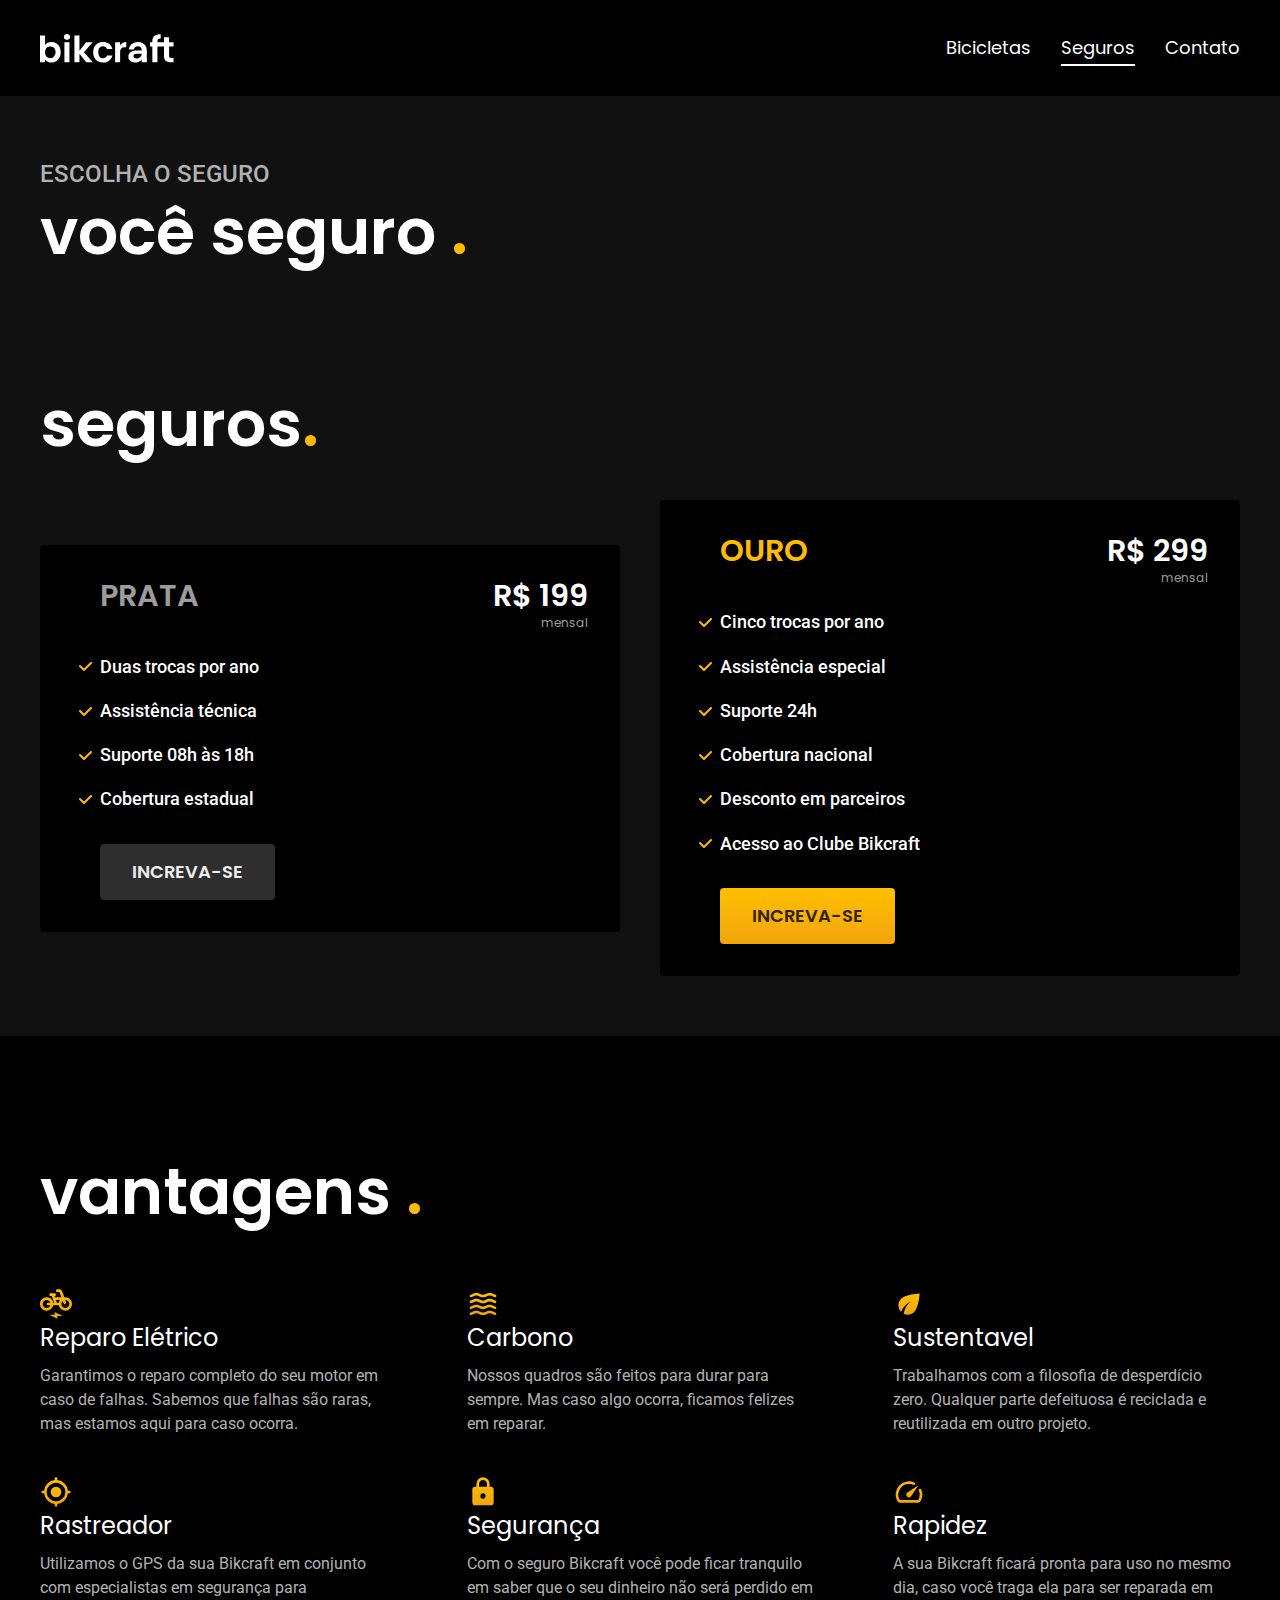
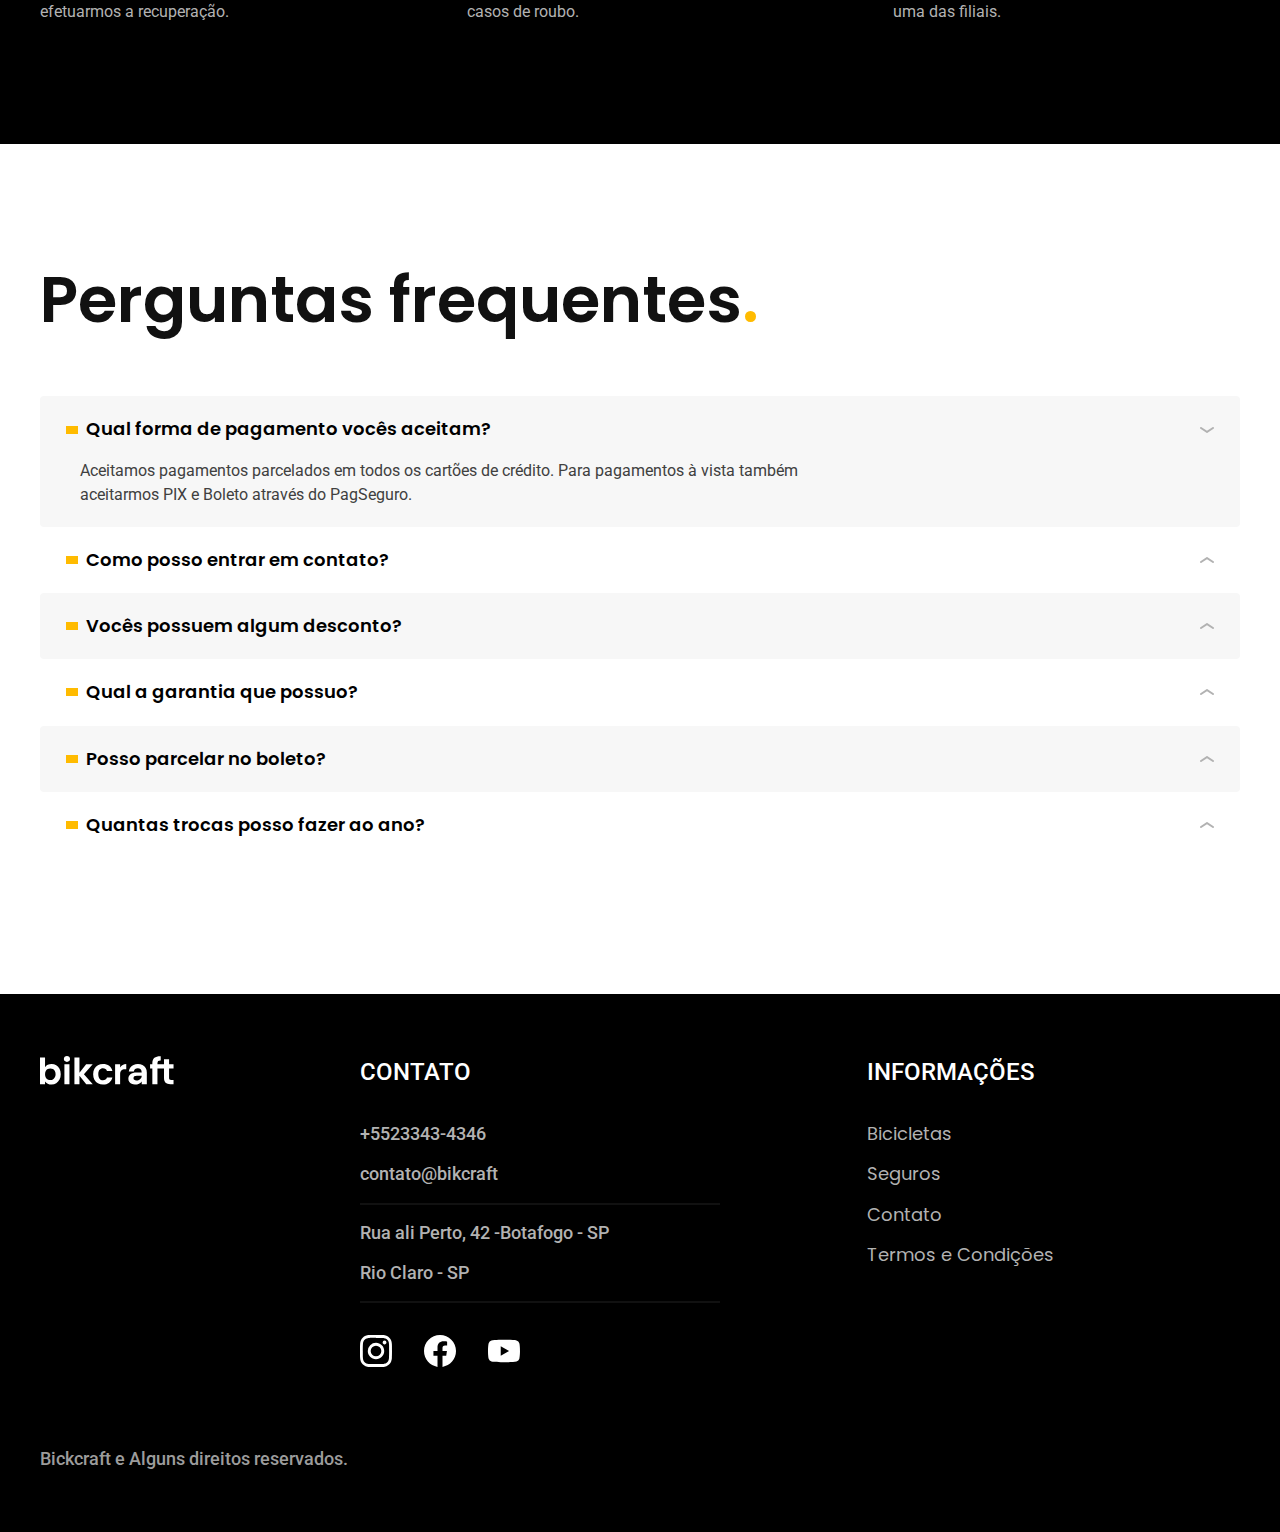
<file: seguros.html>
<!DOCTYPE html>
<html lang="pt-br">
  <head>
    <meta charset="UTF-8" />
    <meta name="viewport" content="width=device-width, initial-scale=1.0" />
    <title>Seguros | Bikcraft - Bicicletas Elétricas</title>
    <meta
      name="description"
      content="Termos e Condições"
    />
     <link rel="preload" href="css/style.min.css
    " as="style">
    <link rel="stylesheet" href="css/style.min.css
    " />
        <script>
        document.documentElement.classList.add('js')
     </script>

     <link rel="preconnect" href="https://fonts.googleapis.com">
    <link rel="preconnect" href="https://fonts.gstatic.com" crossorigin>
    <link href="https://fonts.googleapis.com/css2?family=Merriweather:ital,opsz,wght@0,18..144,300..900;1,18..144,300..900&family=Poppins:ital,wght@0,100;0,200;0,300;0,400;0,500;0,600;0,700;0,800;0,900;1,100;1,200;1,300;1,400;1,500;1,600;1,700;1,800;1,900&family=Roboto:ital,wght@0,100..900;1,100..900&display=swap" rel="stylesheet">
  </head>
  </head>
  <body id="segrusos">
    <header class="header-bg">
      <div class="header container">
        <a href="">
          <img src="img/bikcraft.svg" alt="Bickcraft" />
        </a>
        <nav aria-label="primaria">
          <ul class="header-menu font-1-m cor-0">
            <li><a href="./bicicletas.html">Bicicletas</a></li>
            <li><a href="./seguros.html">Seguros</a></li>
            <li><a href="./contato.html">Contato</a></li>
          </ul>
        </nav>
      </div>
    </header>

     <main class="seguros-bg">

        <div class="titulo-bg">
            <div class="titulo container">
            <p class="font-2-l-b cor-5">Escolha o seguro </p>
            <h1 class="font-1-xxl cor-0">você seguro <span class="cor-p1">.</span></h1>
            </div>
        </div>

       
      <div class="seguros container">
        <h2 class="font-1-xxl cor-0">seguros<span class="cor-p1">.</span></h2>
        <div class="seguros-item fadeInLeft " data-anime="200">
          <h3 class="font-1-xl cor-6">PRATA</h3>
          <span class="font-1-xl cor-0"
            >R$ 199 <span class="font-1-xs cor-6">mensal</span></span
          >
          <ul class="font-2-m cor-0">
            <li>Duas trocas por ano</li>
            <li>Assistência técnica</li>
            <li>Suporte 08h às 18h</li>
            <li>Cobertura estadual</li>
          </ul>
          <a class="botao secundario" href="./orcamento.html?tipo=seguro&produto=prata">Increva-se</a>
        </div>

        <div class="seguros-item fadeInRight " data-anime="400">
          <h3 class="font-1-xl cor-p1">OURO</h3>
          <span class="font-1-xl cor-0"
            >R$ 299 <span class="font-1-xs cor-6">mensal</span></span
          >
          <ul class="font-2-m cor-0">
            <li>Cinco trocas por ano</li>
            <li>Assistência especial</li>
            <li>Suporte 24h</li>
            <li>Cobertura nacional</li>
            <li>Desconto em parceiros</li>
            <li>Acesso ao Clube Bikcraft</li>
          </ul>
          <a class="botao" href="./orcamento.html?tipo=seguro&produto=ouro">Increva-se</a>
        </div>
      </div>
     </main>

     <article class="vantagens-bg">
       <div class="vantagens container">
        <h2 class="font-1-xxl cor-0">vantagens <span class="cor-p1">.</span></h2>
        <ul>
          <li>
            <img src="./img/icones/eletrica.svg" alt="">
            <h3 class="font-1-l cor-0">Reparo Elétrico</h3>
            <p class="font-2-s cor-5">Garantimos o reparo completo do seu motor em caso de falhas. Sabemos que falhas são raras, mas estamos aqui para caso ocorra.</p>
          </li>

          <li>
            <img src="./img/icones/carbono.svg" alt="">
            <h3 class="font-1-l cor-0">Carbono</h3>
            <p class="font-2-s cor-5">Nossos quadros são feitos para durar para sempre. Mas caso algo ocorra, ficamos felizes em reparar.</p>
          </li>

          <li>
            <img src="./img/icones/sustentavel.svg" alt="">
            <h3 class="font-1-l cor-0">Sustentavel</h3>
            <p class="font-2-s cor-5">Trabalhamos com a filosofia de desperdício zero. Qualquer parte defeituosa é reciclada e reutilizada em outro projeto.</p>
          </li>

            <li>
            <img src="./img/icones/rastreador.svg" alt="">
            <h3 class="font-1-l cor-0">Rastreador</h3>
            <p class="font-2-s cor-5">Utilizamos o GPS da sua Bikcraft em conjunto com especialistas em segurança para efetuarmos a recuperação.</p>
          </li>

          <li>
            <img src="./img/icones/seguro.svg" alt="">
            <h3 class="font-1-l cor-0">Segurança</h3>
            <p class="font-2-s cor-5">Com o seguro Bikcraft você pode ficar tranquilo em saber que o seu dinheiro não será perdido em casos de roubo.</p>
          </li>

        

          <li>
            <img src="./img/icones/velocidade.svg" alt="">
            <h3 class="font-1-l cor-0">Rapidez</h3>
            <p class="font-2-s cor-5">A sua Bikcraft ficará pronta para uso no mesmo dia, caso você traga ela para ser reparada em uma das filiais.</p>
          </li>

        </ul>
       </div>
     </article>

     <article class="perguntas container">
      <h2 class="font-1-xxl ">Perguntas frequentes<span class="cor-p1">.</span></h2>
      <dl>
        <div>
          <dt><button class="font-1-m-b"   aria-controls="pergunta1" aria-expanded="true">Qual forma de pagamento vocês aceitam?</button></dt>
          <dd  id="pergunta1" class="font-2-s cor-9 ativa">Aceitamos pagamentos parcelados em todos os cartões de crédito. Para pagamentos à vista também aceitarmos PIX e Boleto através do PagSeguro.</dd>
        </div>

        <div>
          <dt><button class="font-1-m-b"   aria-controls="pergunta2" aria-expanded="false">Como posso entrar em contato?</button></dt>
          <dd id="pergunta2" class="font-2-s cor-9">Aceitamos pagamentos parcelados em todos os cartões de crédito. Para pagamentos à vista também aceitarmos PIX e Boleto através do PagSeguro.</dd>
        </div>

         <div>
          <dt><button class="font-1-m-b"   aria-controls="pergunta3" aria-expanded="false">Vocês possuem algum desconto? </button></dt>
          <dd id="pergunta3"  class="font-2-s cor-9">Aceitamos pagamentos parcelados em todos os cartões de crédito. Para pagamentos à vista também aceitarmos PIX e Boleto através do PagSeguro.</dd>
        </div>

         <div>
          <dt><button class="font-1-m-b"   aria-controls="pergunta4" aria-expanded="false">Qual a garantia que possuo? </button></dt>
          <dd  id="pergunta4" class="font-2-s cor-9">Aceitamos pagamentos parcelados em todos os cartões de crédito. Para pagamentos à vista também aceitarmos PIX e Boleto através do PagSeguro.</dd>
        </div>

         <div>
          <dt><button class="font-1-m-b"   aria-controls="pergunta5" aria-expanded="false">Posso parcelar no boleto? </button></dt>
          <dd  id="pergunta5" class="font-2-s cor-9">Aceitamos pagamentos parcelados em todos os cartões de crédito. Para pagamentos à vista também aceitarmos PIX e Boleto através do PagSeguro.</dd>
        </div>

       

         <div>
          <dt><button class="font-1-m-b"   aria-controls="pergunta6" aria-expanded="false">Quantas trocas posso fazer ao ano? </button></dt>
          <dd id="pergunta6" class="font-2-s cor-9">Aceitamos pagamentos parcelados em todos os cartões de crédito. Para pagamentos à vista também aceitarmos PIX e Boleto através do PagSeguro.</dd>
        </div>
      </dl>
     </article>


      <footer class="footer-bg">
    <div class="footer container">
      <div class="bikee">
        <img src="img/bikcraft.svg" alt="Bickraft" />
      </div>
      <div class="footer-contato">
        <h3 class="font-2-l-b cor-0">Contato</h3>
        <ul class="font-2-m cor-5">
          <li><a href="tel: +5523343-4346">+5523343-4346</a> </li>
          <li>
            <a href="mailto:contato@bikcraft">contato@bikcraft</a> 
          </li>
          <li>Rua ali Perto, 42 -Botafogo - SP</li>
          <li>Rio Claro - SP</li>
        </ul>
        <div class="footer-redes">
          <a href="./">
            <img src="img/redes/instagram.svg" alt="Instagran" />
          </a>
          <a href="./">
            <img src="img/redes/facebook.svg" alt="Facebook" />
          </a>
          <a href="">
            <img src="img/redes/youtube.svg" alt="Youtube" />
          </a>
        </div>
      </div>
      <div class="footer-informacoes">
        <h3 class="font-2-l-b cor-0">Informações</h3>
        <nav>
          <ul class=" font-1-m cor-5">
            <li><a href="./bicicletas.html">Bicicletas</a></li>
            <li><a href="./seguros.html">Seguros</a></li>
            <li><a href="./contato.html">Contato</a></li>
              <li><a href="./contato.html">Termos e Condições</a></li>
          </ul>
        </nav>
      </div>
       <p class="footer-copy font-2-m cor-6">Bickcraft e Alguns direitos reservados.</p>
    </div>
    </footer>
    </header>
      <script src="js/plugins/simple-anime.js"></script>
      <script src="js/script.js"></script>
  </body>
    </html>
</file>
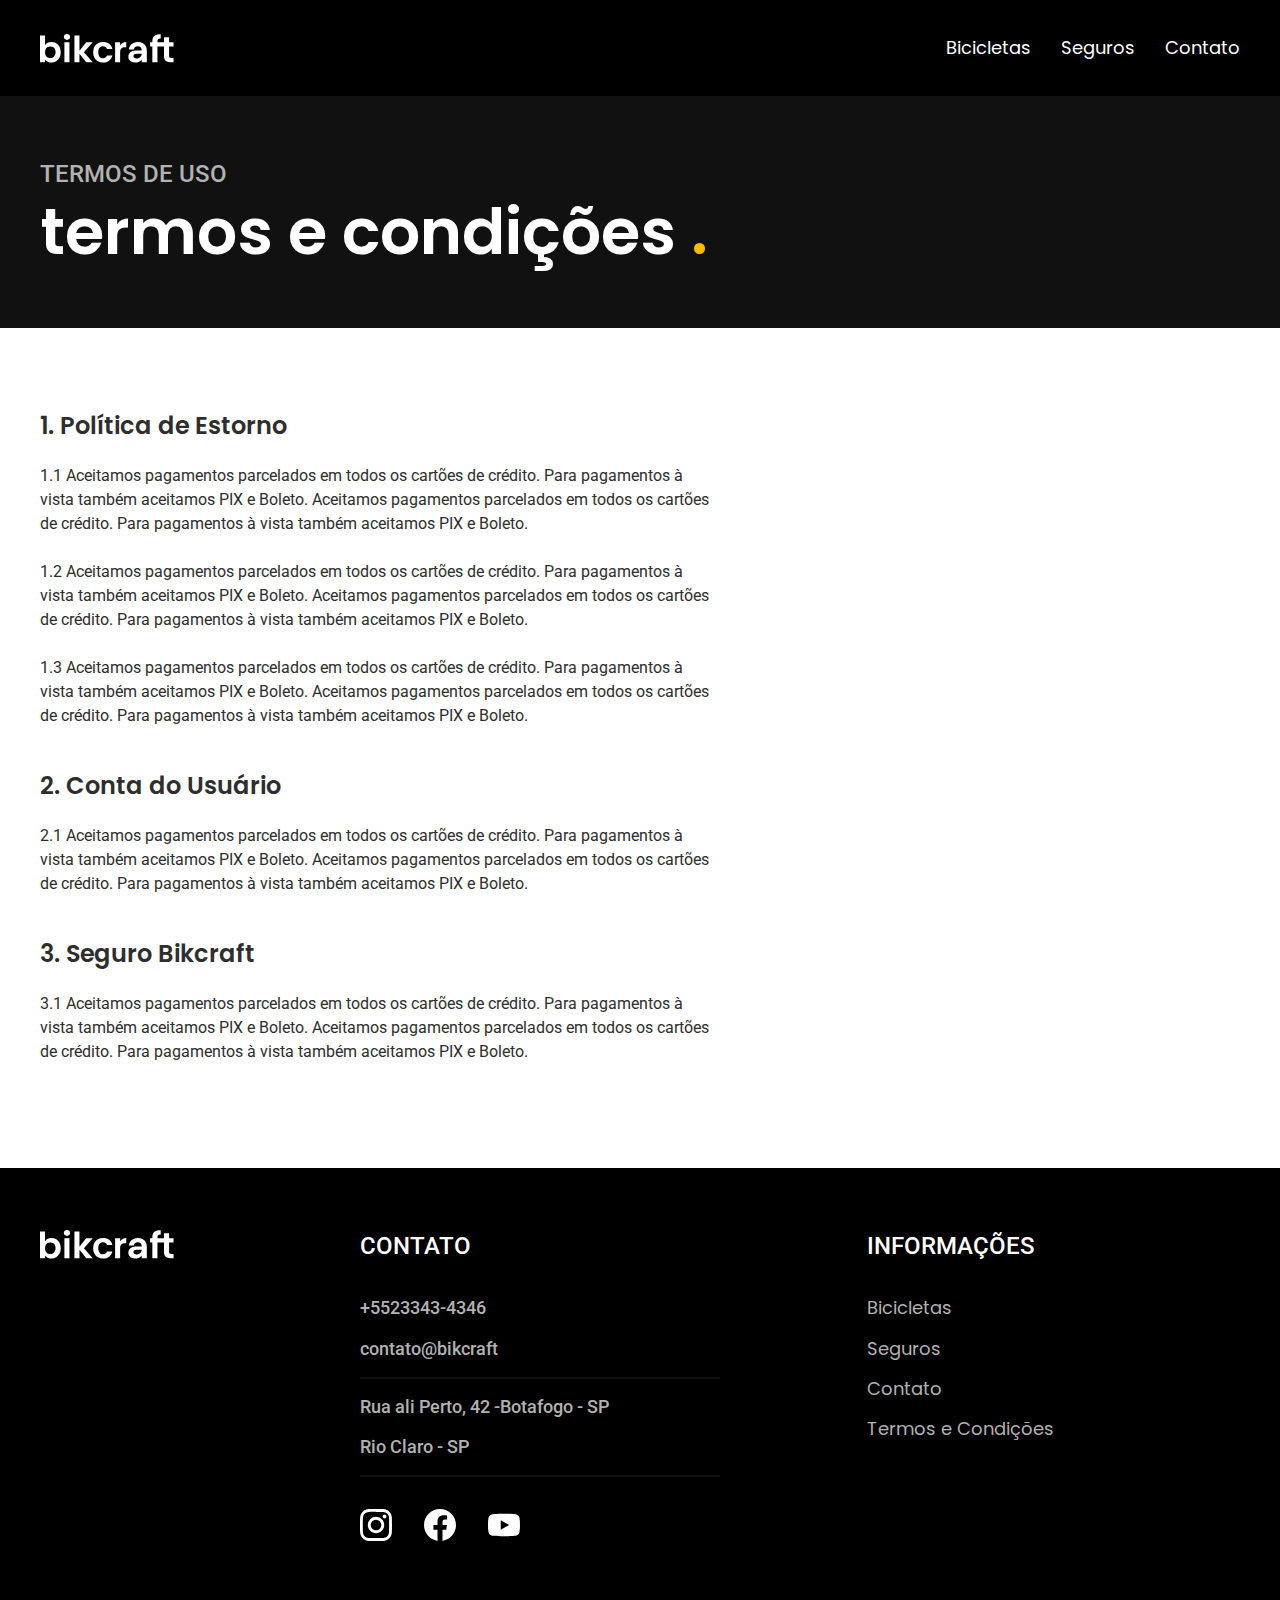
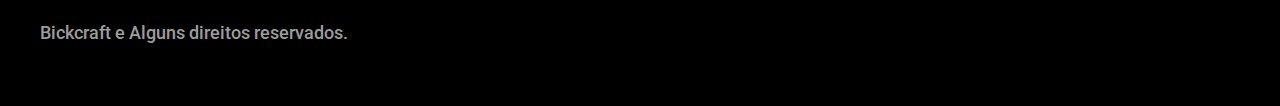
<file: termos.html>
<!DOCTYPE html>
<html lang="pt-br">
  <head>
    <meta charset="UTF-8" />
    <meta name="viewport" content="width=device-width, initial-scale=1.0" />
    <title>Termos e Condições | Bikcraft - Bicicletas Elétricas</title>
    <meta
      name="description"
      content="Termos e Condições"
    />
     <link rel="preload" href="css/style.min.css
    " as="style">
    <link rel="stylesheet" href="css/style.min.css
    " />
        <script>
        document.documentElement.classList.add('js')
     </script>

     <link rel="preconnect" href="https://fonts.googleapis.com">
    <link rel="preconnect" href="https://fonts.gstatic.com" crossorigin>
    <link href="https://fonts.googleapis.com/css2?family=Merriweather:ital,opsz,wght@0,18..144,300..900;1,18..144,300..900&family=Poppins:ital,wght@0,100;0,200;0,300;0,400;0,500;0,600;0,700;0,800;0,900;1,100;1,200;1,300;1,400;1,500;1,600;1,700;1,800;1,900&family=Roboto:ital,wght@0,100..900;1,100..900&display=swap" rel="stylesheet">
  </head>
  </head>
  <body id="termos">
    <header class="header-bg">
      <div class="header container">
        <a href="">
          <img src="img/bikcraft.svg" alt="Bickcraft" />
        </a>
        <nav aria-label="primaria">
          <ul class="header-menu font-1-m cor-0">
            <li><a href="./bicicletas.html">Bicicletas</a></li>
            <li><a href="./seguros.html">Seguros</a></li>
            <li><a href="./contato.html">Contato</a></li>
          </ul>
        </nav>
      </div>
    </header>

     <main>
        <div class="titulo-bg">
            <div class="titulo container">
            <p class="font-2-l-b cor-5">Termos de uso </p>
            <h1 class="font-1-xxl cor-0">termos e condições <span class="cor-p1">.</span></h1>
            </div>
        </div>
        <div class="termos font-2-s cor-10 container">
            <h2 class="font-1-l --cor-11">1. Política de Estorno</h2>
            <p>1.1 Aceitamos pagamentos parcelados em todos os cartões de crédito. Para pagamentos à vista também aceitamos PIX e Boleto. Aceitamos pagamentos parcelados em todos os cartões de crédito. Para pagamentos à vista também aceitamos PIX e Boleto.</p>
            <p>1.2 Aceitamos pagamentos parcelados em todos os cartões de crédito. Para pagamentos à vista também aceitamos PIX e Boleto. Aceitamos pagamentos parcelados em todos os cartões de crédito. Para pagamentos à vista também aceitamos PIX e Boleto.</p>
            <p>1.3 Aceitamos pagamentos parcelados em todos os cartões de crédito. Para pagamentos à vista também aceitamos PIX e Boleto. Aceitamos pagamentos parcelados em todos os cartões de crédito. Para pagamentos à vista também aceitamos PIX e Boleto.</p>
            <h2 class="font-1-l --cor-11">2. Conta do Usuário</h2>
            <p>2.1 Aceitamos pagamentos parcelados em todos os cartões de crédito. Para pagamentos à vista também aceitamos PIX e Boleto. Aceitamos pagamentos parcelados em todos os cartões de crédito. Para pagamentos à vista também aceitamos PIX e Boleto.</p>
            <h2 class="font-1-l --cor-11">3. Seguro Bikcraft</h2>
            <p>3.1 Aceitamos pagamentos parcelados em todos os cartões de crédito. Para pagamentos à vista também aceitamos PIX e Boleto. Aceitamos pagamentos parcelados em todos os cartões de crédito. Para pagamentos à vista também aceitamos PIX e Boleto.</p>
        </div>
     </main>


      <footer class="footer-bg">
    <div class="footer container">
      <div class="bikee">
        <img src="img/bikcraft.svg" alt="Bickraft" />
      </div>
      <div class="footer-contato">
        <h3 class="font-2-l-b cor-0">Contato</h3>
        <ul class="font-2-m cor-5">
          <li><a href="tel: +5523343-4346">+5523343-4346</a> </li>
          <li>
            <a href="mailto:contato@bikcraft">contato@bikcraft</a> 
          </li>
          <li>Rua ali Perto, 42 -Botafogo - SP</li>
          <li>Rio Claro - SP</li>
        </ul>
        <div class="footer-redes">
          <a href="./">
            <img src="img/redes/instagram.svg" alt="Instagran" />
          </a>
          <a href="./">
            <img src="img/redes/facebook.svg" alt="Facebook" />
          </a>
          <a href="">
            <img src="img/redes/youtube.svg" alt="Youtube" />
          </a>
        </div>
      </div>
      <div class="footer-informacoes">
        <h3 class="font-2-l-b cor-0">Informações</h3>
        <nav>
          <ul class=" font-1-m cor-5">
            <li><a href="./bicicletas.html">Bicicletas</a></li>
            <li><a href="./seguros.html">Seguros</a></li>
            <li><a href="./contato.html">Contato</a></li>
              <li><a href="./contato.html">Termos e Condições</a></li>
          </ul>
        </nav>
      </div>
       <p class="footer-copy font-2-m cor-6">Bickcraft e Alguns direitos reservados.</p>
    </div>
    </footer>
    </header>
      <script src="js/script.js"></script>
  </body>
    </html>
</file>
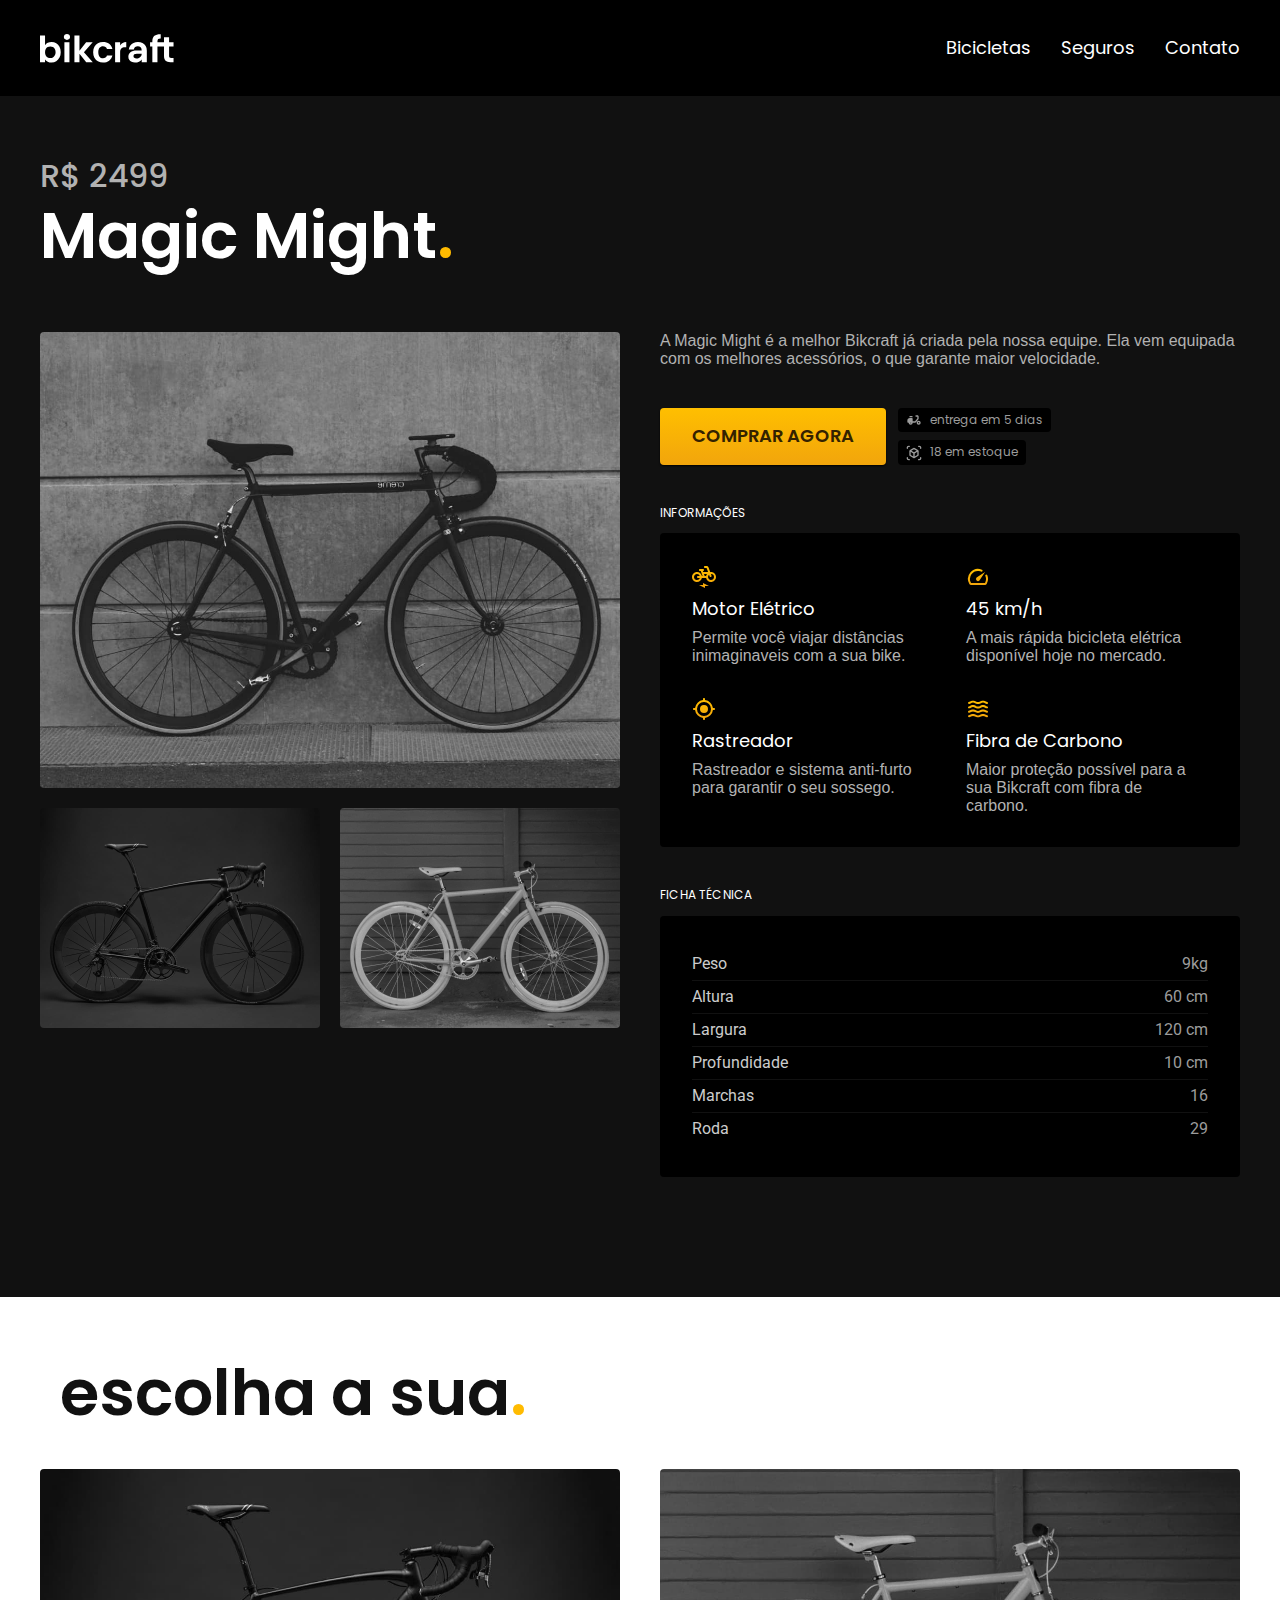
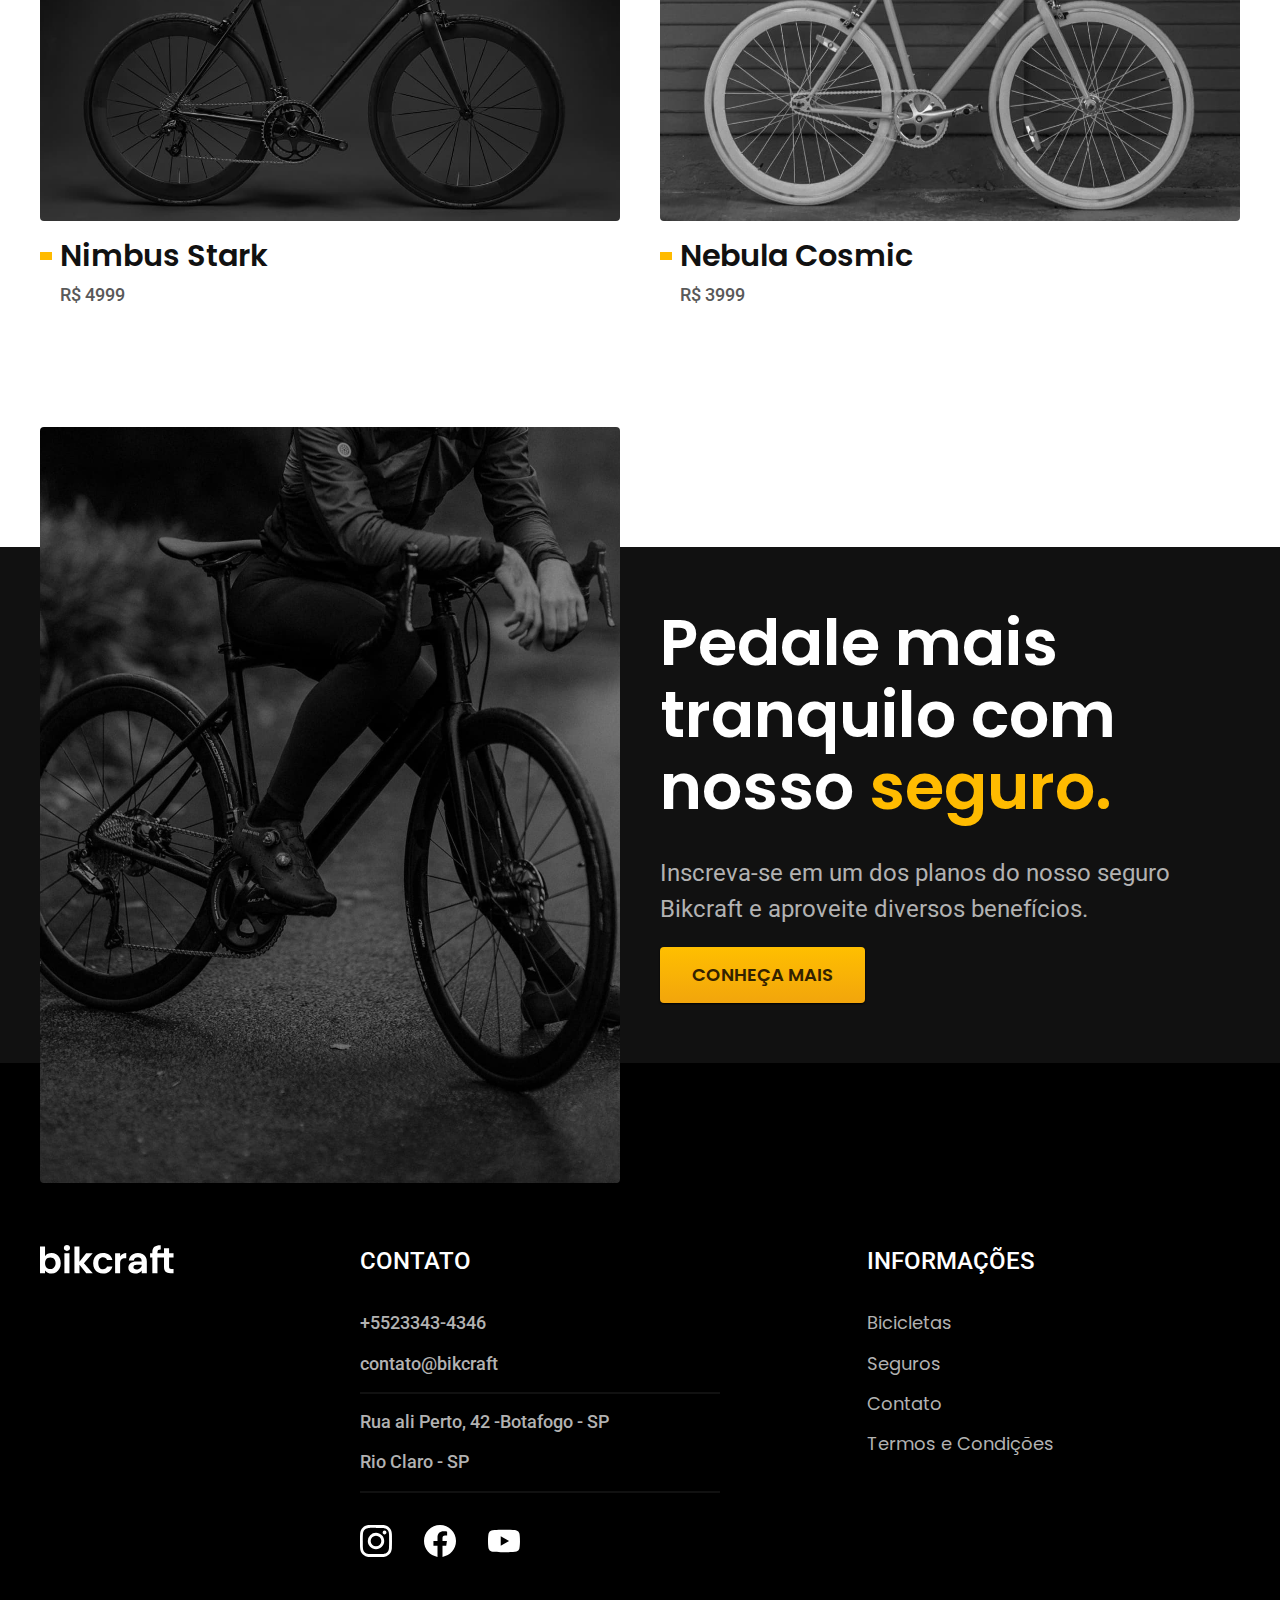
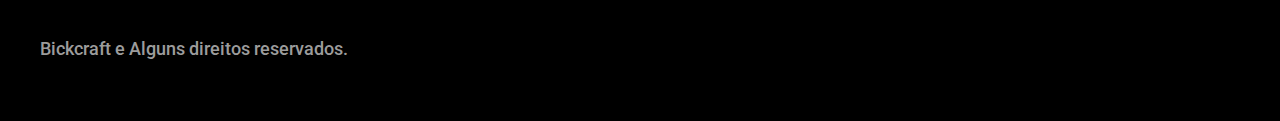
<file: bicicletas/magic.html>
<!DOCTYPE html>
<html lang="pt-br">
  <head>
    <meta charset="UTF-8" />
    <meta name="viewport" content="width=device-width, initial-scale=1.0" />
    <title>Magic | Bikcraft - Bicicletas Elétricas</title>
    <meta
      name="description"
      content="Termos e Condições"
    />
    <link rel="stylesheet" href="../css/style.min.css
    " />
        <script>
        document.documentElement.classList.add('js')
     </script>

     <link rel="preconnect" href="https://fonts.googleapis.com">
    <link rel="preconnect" href="https://fonts.gstatic.com" crossorigin>
    <link href="https://fonts.googleapis.com/css2?family=Merriweather:ital,opsz,wght@0,18..144,300..900;1,18..144,300..900&family=Poppins:ital,wght@0,100;0,200;0,300;0,400;0,500;0,600;0,700;0,800;0,900;1,100;1,200;1,300;1,400;1,500;1,600;1,700;1,800;1,900&family=Roboto:ital,wght@0,100..900;1,100..900&display=swap" rel="stylesheet">
  </head>
  </head>
  <body id="bicicleta">
    <header class="header-bg">
      <div class="header container">
        <a href="">
          <img src="../img/bikcraft.svg" alt="Bickcraft" />
        </a>
        <nav aria-label="primaria">
          <ul class="header-menu font-1-m cor-0">
            <li><a href="../bicicletas.html">Bicicletas</a></li>
            <li><a href="../seguros.html">Seguros</a></li>
            <li><a href="../contato.html">Contato</a></li>
          </ul>
        </nav>
      </div>
    </header>

     <main class="titulo-bg">
        <div>
            <div class="titulo container">
            <p class="font-2-xl cor-5">R$ 2499</p>
            <h1 class="font-1-xxl cor-0">Magic Might<span class="cor-p1">.</span></h1>
            </div>
        </div>
        <div class="bicicleta container">
            <div class="bicicleta-imagens"> 
              <img src="../img/bicicleta/nimbus2.jpg" alt="Bicicleta 1">
              <img src="../img/bicicleta/nimbus1.jpg" alt="Bicicleta 2 ">
               <img src="../img/bicicleta/nimbus3.jpg" alt="Bicicleta 3">
            </div>
            <div class="bicicleta-conteudo">
              <p class="font-2-l- cor-5">A Magic Might é a melhor Bikcraft já criada pela nossa equipe. Ela vem equipada com os melhores acessórios, o que garante maior velocidade.</p>
            <div class="bicicleta-comprar">
                <a class="botao" href="../orcamento.html?tipo=bikcraft&produto=magic">Comprar Agora </a>
                <span class="font-1-xs cor-6"> <img src="../img/icones/entrega.svg" alt="">entrega em 5 dias</span>
                <span class="font-1-xs cor-6"> <img src="../img/icones/estoque.svg" alt="">18 em estoque</span>
            </div>
          

          <h2 class="font-1-xs cor-0">Informações</h2>
        <ul class="bicicleta-informacoes"> 
          <li>
            <img src="../img/icones/eletrica.svg" alt="">
            <h3 class="font-1-m cor-0">Motor Elétrico</h3>
            <p class="font-2-xs cor-5">Permite você viajar distâncias inimaginaveis com a sua bike.</p>
          </li>
           <li>
            <img src="../img/icones/velocidade.svg" alt="">
            <h3 class="font-1-m cor-0">45 km/h</h3>
            <p class="font-2-xs cor-5">A mais rápida bicicleta elétrica disponível hoje no mercado.</p>
          </li>
           <li>
            <img src="../img/icones/rastreador.svg" alt="">
            <h3 class="font-1-m cor-0">Rastreador</h3>
            <p class="font-2-xs cor-5">Rastreador e sistema anti-furto para garantir o seu sossego.</p>
          </li>
           <li>
            <img src="../img/icones/carbono.svg" alt="">
            <h3 class="font-1-m cor-0">Fibra de Carbono</h3>
            <p class="font-2-xs cor-5">Maior proteção possível para a sua Bikcraft com fibra de carbono.</p>
          </li>
        </ul>
        <h2 class="font-1-xs cor-0">Ficha Técnica</h2>
        <ul class="bicicleta-ficha font-2-s cor-4">
          <li>Peso <span>9kg</span></li>
          <li>Altura <span>60 cm</span></li>
          <li>Largura <span>120 cm</span></li>
          <li>Profundidade <span>10 cm</span></li>
          <li>Marchas <span>16</span></li>
          <li>Roda <span>29</span></li>
        
        </ul>
        </div>
        </div>
     </main>

       <article class="bicicletas-lista container">
      <h2 class="container font-1-xxl">
        escolha a sua<span class="cor-p1">.</span>
      </h2>
      <ul>
        <li>
          <a href="./nimbus.html">
            <img src="../img/bicicletas/nimbus.jpg" alt="Bicicleta preta" />
            <h3 class="font-1-xl">Nimbus Stark</h3>
            <span class="font-2-m cor-8">R$ 4999</span>
          </a>
        </li>

        <li>
          <a href="../bicicletas/nebula.html">
            <img src="../img/bicicletas/nebula.jpg" alt="Bicicleta preta" />
            <h3 class="font-1-xl">Nebula Cosmic</h3>
            <span class="font-2-m cor-8">R$ 3999</span>
          </a>
        </li>
      </ul>
    </article>


     <article class="seguro-bg">
       <div class="seguro container">
           <div class="seguro-imagem">
              <img src="../img/fotos/seguros.jpg" alt="Pessoa parada em cima de uma bicicleta.">
           </div>
           <div class="seguro-conteudo">
            <h2 class="font-1-xxl cor-0">Pedale mais tranquilo com nosso <span class="cor-p1">seguro.</span></h2>
            <p class="font-2-l cor-5">Inscreva-se em um dos planos do nosso seguro Bikcraft e aproveite diversos benefícios.</p>
            <a class="botao"  href="../seguros.html">Conheça Mais</a>
           </div>
       </div>
     </article>

      <footer class="footer-bg">
    <div class="footer container">
      <div class="bikee">
        <img src="../img/bikcraft.svg" alt="Bickraft" />
      </div>
      <div class="footer-contato">
        <h3 class="font-2-l-b cor-0">Contato</h3>
        <ul class="font-2-m cor-5">
          <li><a href="tel: +5523343-4346">+5523343-4346</a> </li>
          <li>
            <a href="mailto:contato@bikcraft">contato@bikcraft</a> 
          </li>
          <li>Rua ali Perto, 42 -Botafogo - SP</li>
          <li>Rio Claro - SP</li>
        </ul>
        <div class="footer-redes">
          <a href="./">
            <img src="../img/redes/instagram.svg" alt="Instagran" />
          </a>
          <a href="./">
            <img src="../img/redes/facebook.svg" alt="Facebook" />
          </a>
          <a href="">
            <img src="../img/redes/youtube.svg" alt="Youtube" />
          </a>
        </div>
      </div>
      <div class="footer-informacoes">
        <h3 class="font-2-l-b cor-0">Informações</h3>
        <nav>
          <ul class=" font-1-m cor-5">
            <li><a href="./bicicletas.html">Bicicletas</a></li>
            <li><a href="./seguros.html">Seguros</a></li>
            <li><a href="./contato.html">Contato</a></li>
              <li><a href="./contato.html">Termos e Condições</a></li>
          </ul>
        </nav>
      </div>
       <p class="footer-copy font-2-m cor-6">Bickcraft e Alguns direitos reservados.</p>
    </div>
    </footer>
    </header>
      <script src="../js/script.js"></script>
  </body>
    </html>
</file>
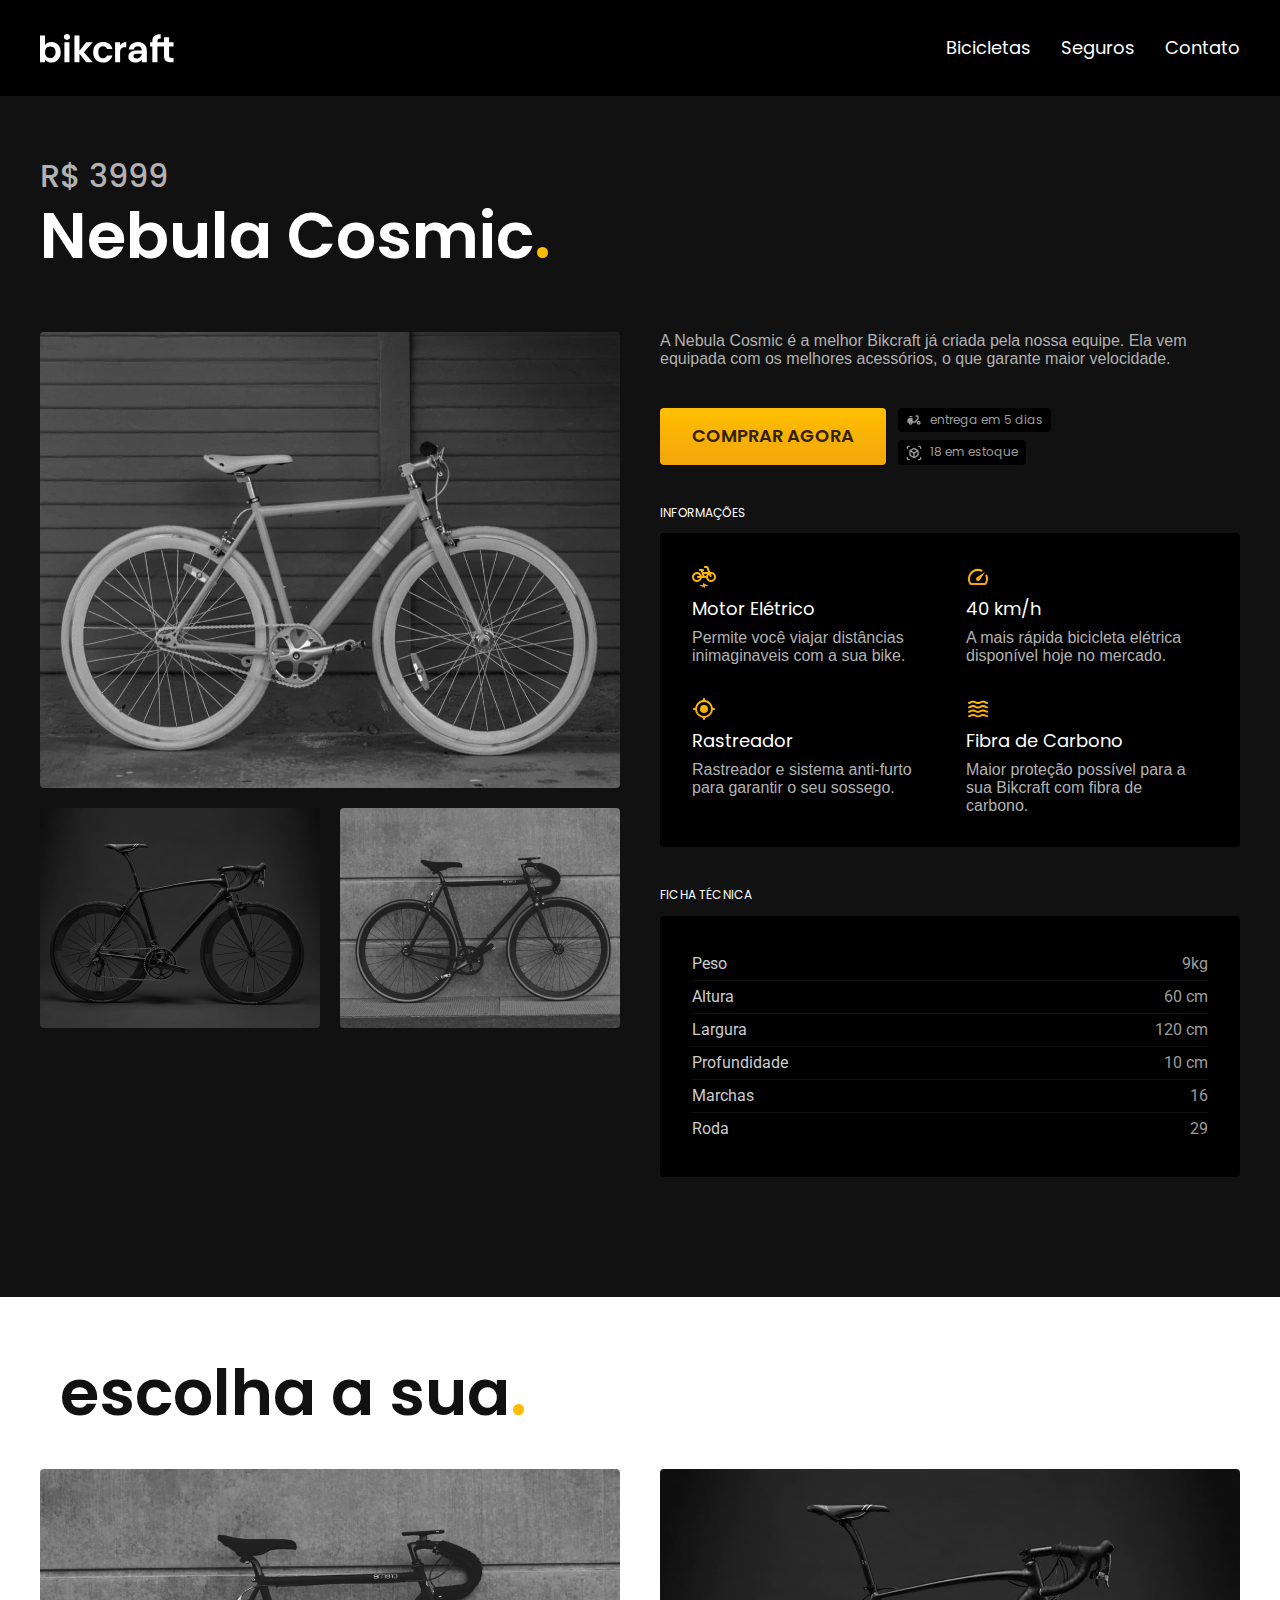
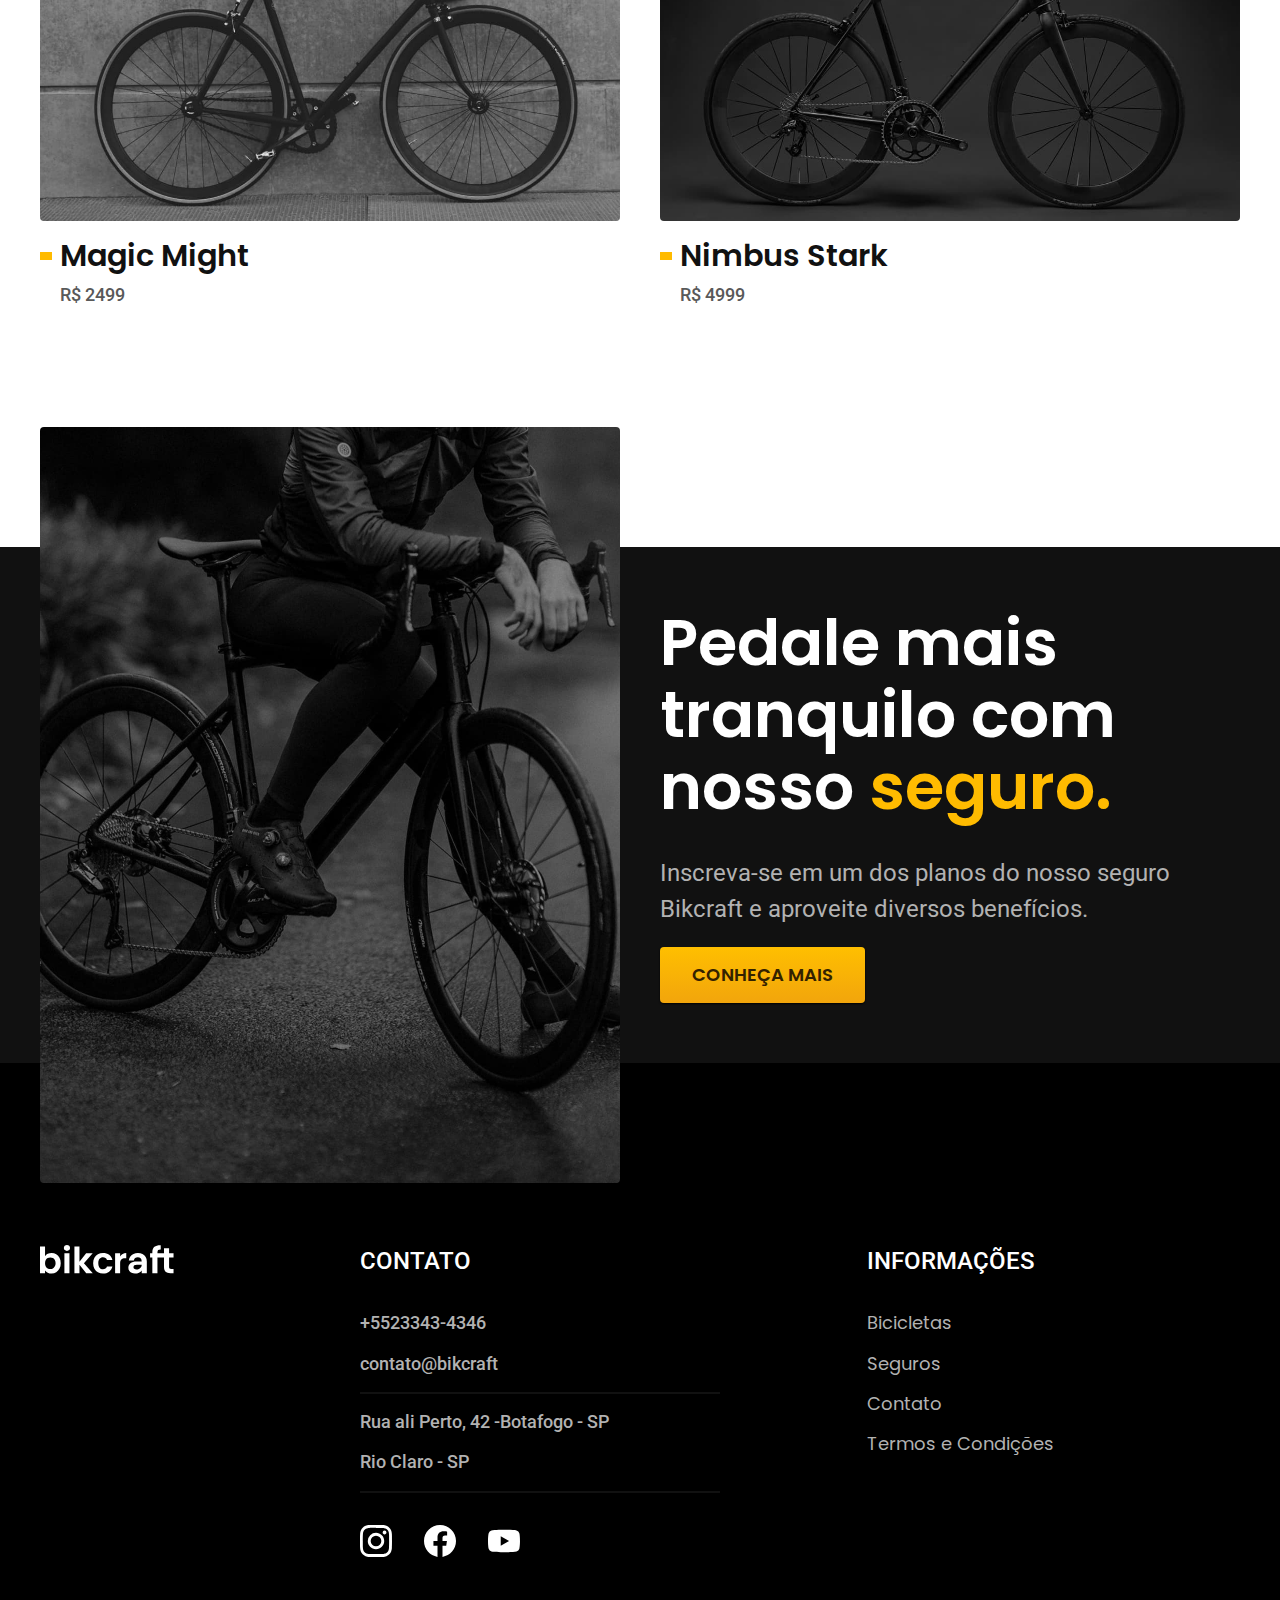
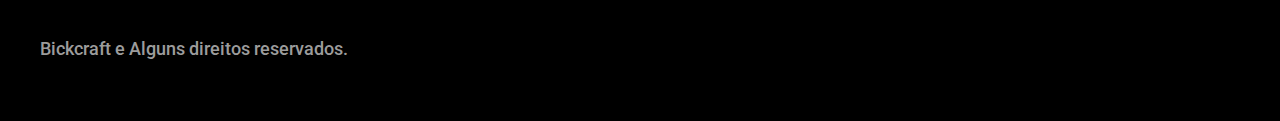
<file: bicicletas/nebula.html>
<!DOCTYPE html>
<html lang="pt-br">
  <head>
    <meta charset="UTF-8" />
    <meta name="viewport" content="width=device-width, initial-scale=1.0" />
    <title>Nebula | Bikcraft - Bicicletas Elétricas</title>
    <meta
      name="description"
      content="Termos e Condições"
    />
    <link rel="stylesheet" href="../css/style.min.css
    " />
        <script>
        document.documentElement.classList.add('js')
     </script>

     <link rel="preconnect" href="https://fonts.googleapis.com">
    <link rel="preconnect" href="https://fonts.gstatic.com" crossorigin>
    <link href="https://fonts.googleapis.com/css2?family=Merriweather:ital,opsz,wght@0,18..144,300..900;1,18..144,300..900&family=Poppins:ital,wght@0,100;0,200;0,300;0,400;0,500;0,600;0,700;0,800;0,900;1,100;1,200;1,300;1,400;1,500;1,600;1,700;1,800;1,900&family=Roboto:ital,wght@0,100..900;1,100..900&display=swap" rel="stylesheet">
  </head>
  </head>
  <body id="bicicleta">
    <header class="header-bg">
      <div class="header container">
        <a href="">
          <img src="../img/bikcraft.svg" alt="Bickcraft" />
        </a>
        <nav aria-label="primaria">
          <ul class="header-menu font-1-m cor-0">
            <li><a href="../bicicletas.html">Bicicletas</a></li>
            <li><a href="../seguros.html">Seguros</a></li>
            <li><a href="../contato.html">Contato</a></li>
          </ul>
        </nav>
      </div>
    </header>

     <main class="titulo-bg">
        <div>
            <div class="titulo container">
            <p class="font-2-xl cor-5">R$ 3999</p>
            <h1 class="font-1-xxl cor-0">Nebula Cosmic<span class="cor-p1">.</span></h1>
            </div>
        </div>
        <div class="bicicleta container">
            <div class="bicicleta-imagens"> 
               <img src="../img/bicicleta/nimbus3.jpg" alt="Biciclceta 1">
               <img src="../img/bicicleta/nimbus1.jpg" alt="Bicicleta 2">
               <img src="../img/bicicleta/nimbus2.jpg" alt=" Bicicleta 3">
              
            </div>
            <div class="bicicleta-conteudo">
              <p class="font-2-l- cor-5">A Nebula Cosmic é a melhor Bikcraft já criada pela nossa equipe. Ela vem equipada com os melhores acessórios, o que garante maior velocidade.</p>
            <div class="bicicleta-comprar">
                <a class="botao" href="../orcamento.html?tipo=bikcraft&produto=nebula">Comprar Agora </a>
                <span class="font-1-xs cor-6"> <img src="../img/icones/entrega.svg" alt="">entrega em 5 dias</span>
                <span class="font-1-xs cor-6"> <img src="../img/icones/estoque.svg" alt="">18 em estoque</span>
            </div>
          

          <h2 class="font-1-xs cor-0">Informações</h2>
        <ul class="bicicleta-informacoes"> 
          <li>
            <img src="../img/icones/eletrica.svg" alt="">
            <h3 class="font-1-m cor-0">Motor Elétrico</h3>
            <p class="font-2-xs cor-5">Permite você viajar distâncias inimaginaveis com a sua bike.</p>
          </li>
           <li>
            <img src="../img/icones/velocidade.svg" alt="">
            <h3 class="font-1-m cor-0">40 km/h</h3>
            <p class="font-2-xs cor-5">A mais rápida bicicleta elétrica disponível hoje no mercado.</p>
          </li>
           <li>
            <img src="../img/icones/rastreador.svg" alt="">
            <h3 class="font-1-m cor-0">Rastreador</h3>
            <p class="font-2-xs cor-5">Rastreador e sistema anti-furto para garantir o seu sossego.</p>
          </li>
           <li>
            <img src="../img/icones/carbono.svg" alt="">
            <h3 class="font-1-m cor-0">Fibra de Carbono</h3>
            <p class="font-2-xs cor-5">Maior proteção possível para a sua Bikcraft com fibra de carbono.</p>
          </li>
        </ul>
        <h2 class="font-1-xs cor-0">Ficha Técnica</h2>
        <ul class="bicicleta-ficha font-2-s cor-4">
          <li>Peso <span>9kg</span></li>
          <li>Altura <span>60 cm</span></li>
          <li>Largura <span>120 cm</span></li>
          <li>Profundidade <span>10 cm</span></li>
          <li>Marchas <span>16</span></li>
          <li>Roda <span>29</span></li>
        
        </ul>
        </div>
        </div>
     </main>

       <article class="bicicletas-lista container">
      <h2 class="container font-1-xxl">
        escolha a sua<span class="cor-p1">.</span>
      </h2>
      <ul>
        <li>
          <a href="./magic.html">
            <img src="../img/bicicletas/magic.jpg" alt="Bicicleta preta" />
            <h3 class="font-1-xl">Magic Might</h3>
            <span class="font-2-m cor-8">R$ 2499</span>
          </a>
        </li>

        <li>
          <a href="../bicicletas/nimbus.html">
            <img src="../img/bicicletas/nimbus.jpg" alt="Bicicleta preta" />
            <h3 class="font-1-xl">Nimbus Stark</h3>
            <span class="font-2-m cor-8">R$ 4999</span>
          </a>
        </li>
      </ul>
    </article>


     <article class="seguro-bg">
       <div class="seguro container">
           <div class="seguro-imagem">
              <img src="../img/fotos/seguros.jpg" alt="Pessoa parada em cima de uma bicicleta.">
           </div>
           <div class="seguro-conteudo">
            <h2 class="font-1-xxl cor-0">Pedale mais tranquilo com nosso <span class="cor-p1">seguro.</span></h2>
            <p class="font-2-l cor-5">Inscreva-se em um dos planos do nosso seguro Bikcraft e aproveite diversos benefícios.</p>
            <a class="botao"  href="../seguros.html">Conheça Mais</a>
           </div>
       </div>
     </article>

      <footer class="footer-bg">
    <div class="footer container">
      <div class="bikee">
        <img src="../img/bikcraft.svg" alt="Bickraft" />
      </div>
      <div class="footer-contato">
        <h3 class="font-2-l-b cor-0">Contato</h3>
        <ul class="font-2-m cor-5">
          <li><a href="tel: +5523343-4346">+5523343-4346</a> </li>
          <li>
            <a href="mailto:contato@bikcraft">contato@bikcraft</a> 
          </li>
          <li>Rua ali Perto, 42 -Botafogo - SP</li>
          <li>Rio Claro - SP</li>
        </ul>
        <div class="footer-redes">
          <a href="./">
            <img src="../img/redes/instagram.svg" alt="Instagran" />
          </a>
          <a href="./">
            <img src="../img/redes/facebook.svg" alt="Facebook" />
          </a>
          <a href="">
            <img src="../img/redes/youtube.svg" alt="Youtube" />
          </a>
        </div>
      </div>
      <div class="footer-informacoes">
        <h3 class="font-2-l-b cor-0">Informações</h3>
        <nav>
          <ul class=" font-1-m cor-5">
            <li><a href="./bicicletas.html">Bicicletas</a></li>
            <li><a href="./seguros.html">Seguros</a></li>
            <li><a href="./contato.html">Contato</a></li>
              <li><a href="./contato.html">Termos e Condições</a></li>
          </ul>
        </nav>
      </div>
       <p class="footer-copy font-2-m cor-6">Bickcraft e Alguns direitos reservados.</p>
    </div>
    </footer>
    </header>
      <script src="../js/script.js"></script>
  </body>
    </html>
</file>
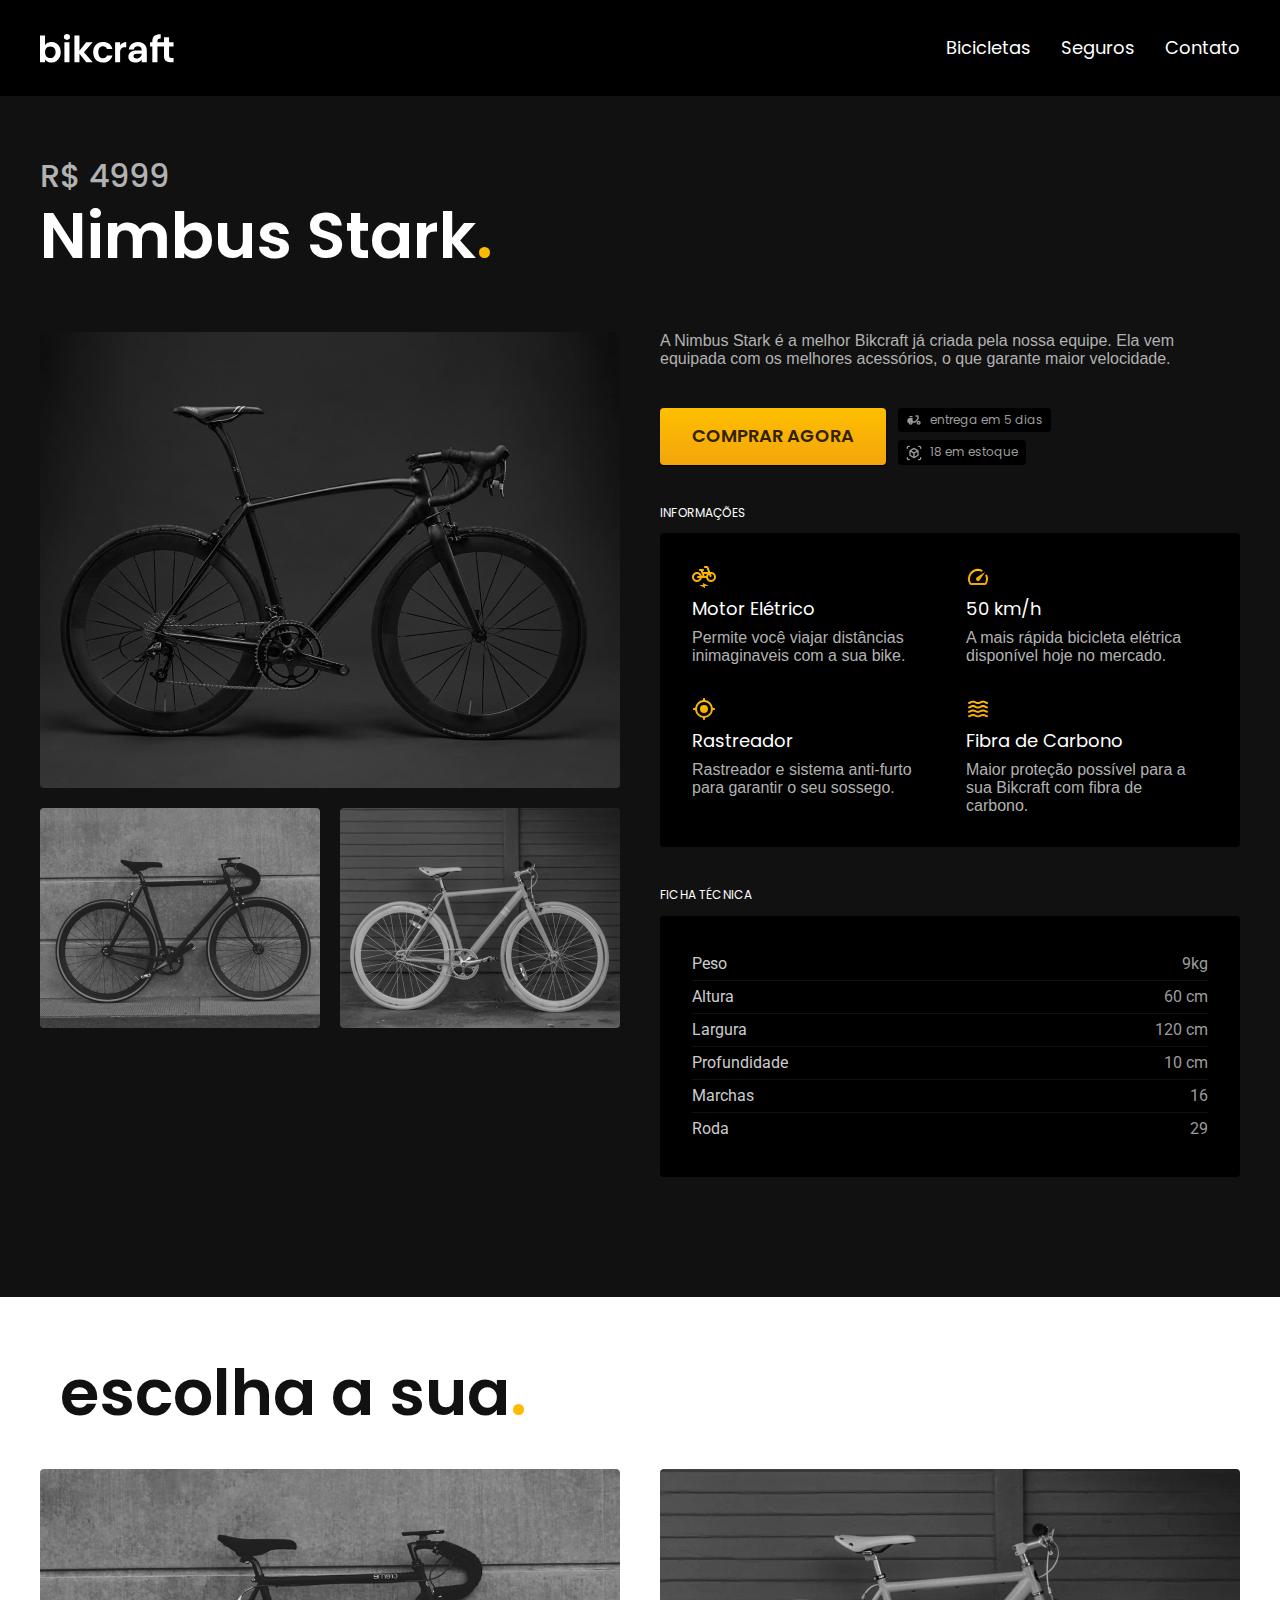
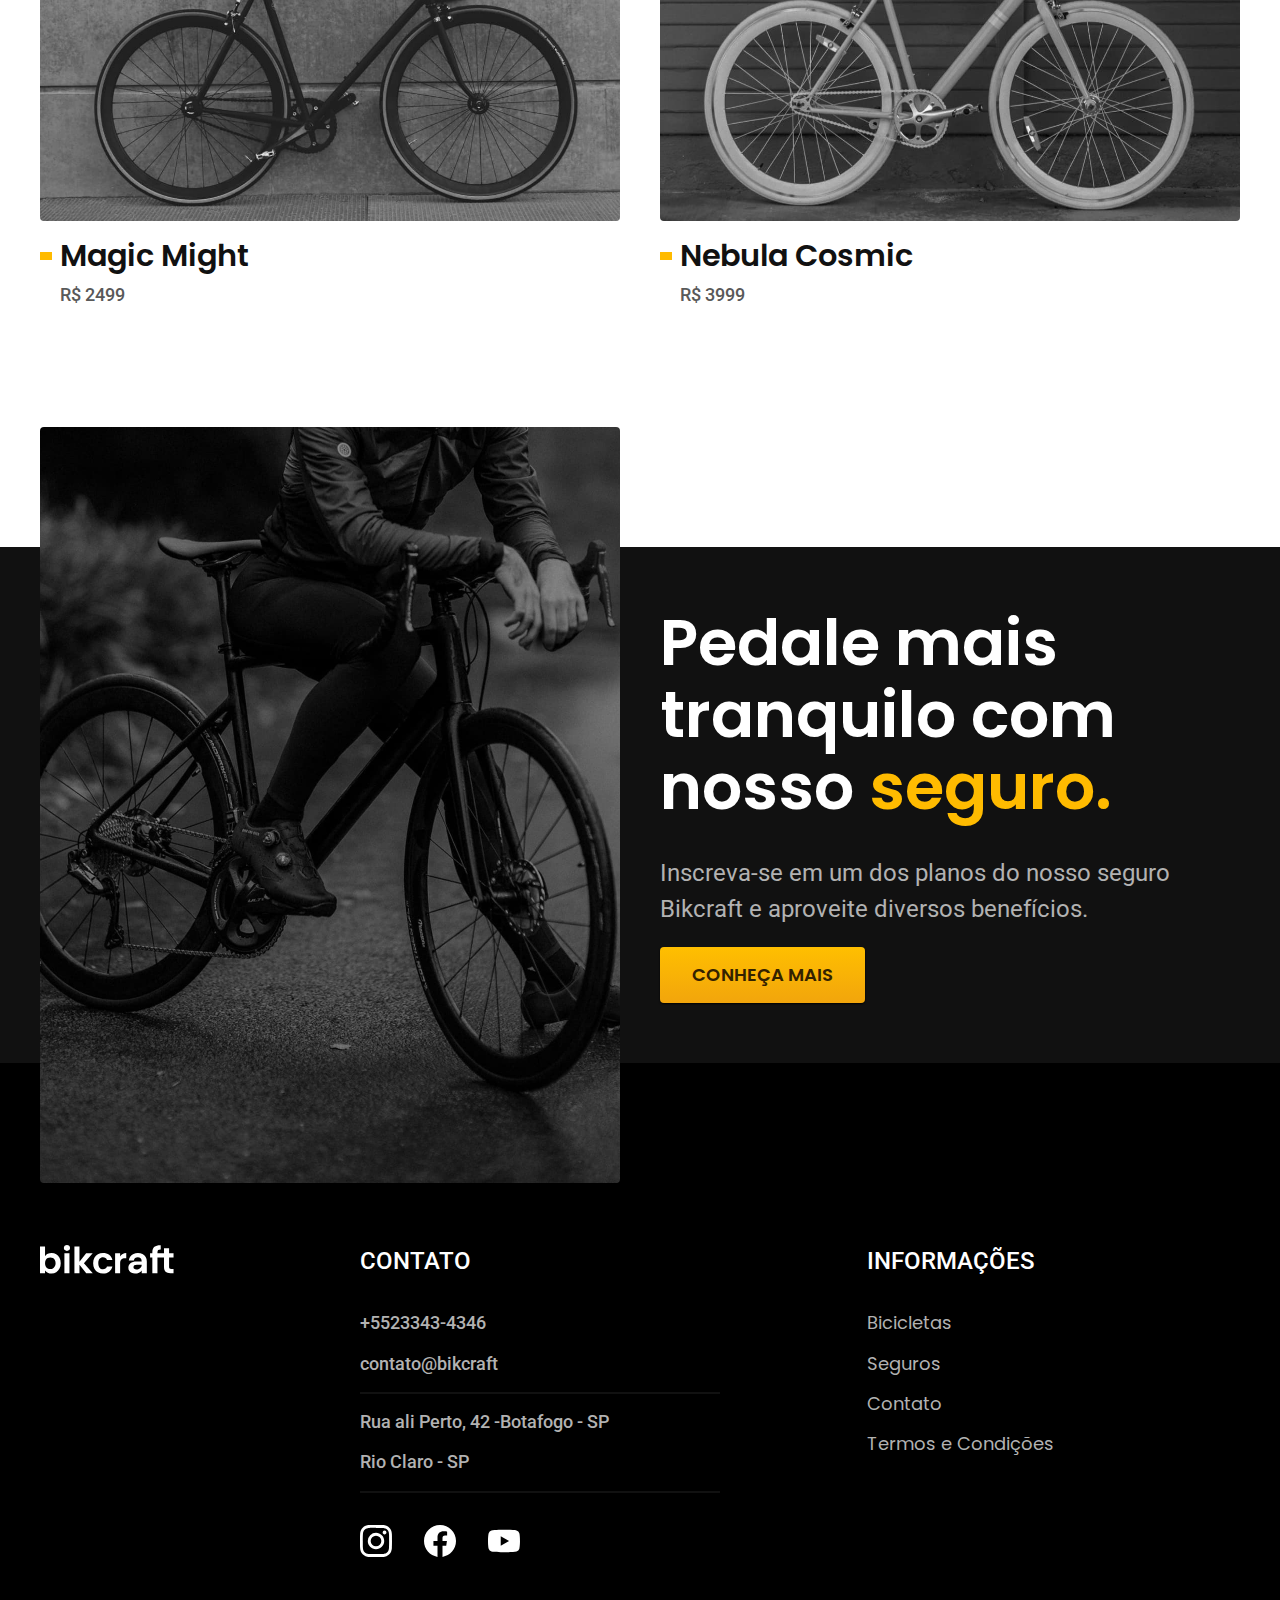
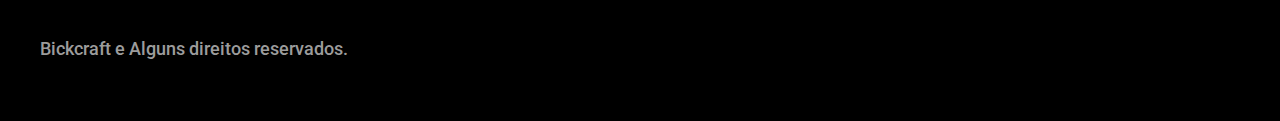
<file: bicicletas/nimbus.html>
<!DOCTYPE html>
<html lang="pt-br">
  <head>
    <meta charset="UTF-8" />
    <meta name="viewport" content="width=device-width, initial-scale=1.0" />
    <title>Nimbus | Bikcraft - Bicicletas Elétricas</title>
    <meta
      name="description"
      content="Termos e Condições"
    />
    <link rel="stylesheet" href="../css/style.min.css
    " />
        <script>
        document.documentElement.classList.add('js')
     </script>

     <link rel="preconnect" href="https://fonts.googleapis.com">
    <link rel="preconnect" href="https://fonts.gstatic.com" crossorigin>
    <link href="https://fonts.googleapis.com/css2?family=Merriweather:ital,opsz,wght@0,18..144,300..900;1,18..144,300..900&family=Poppins:ital,wght@0,100;0,200;0,300;0,400;0,500;0,600;0,700;0,800;0,900;1,100;1,200;1,300;1,400;1,500;1,600;1,700;1,800;1,900&family=Roboto:ital,wght@0,100..900;1,100..900&display=swap" rel="stylesheet">
  </head>
  </head>
  <body id="bicicleta">
    <header class="header-bg">
      <div class="header container">
        <a href="">
          <img src="../img/bikcraft.svg" alt="Bickcraft" />
        </a>
        <nav aria-label="primaria">
          <ul class="header-menu font-1-m cor-0">
            <li><a href="../bicicletas.html">Bicicletas</a></li>
            <li><a href="../seguros.html">Seguros</a></li>
            <li><a href="../contato.html">Contato</a></li>
          </ul>
        </nav>
      </div>
    </header>

     <main class="titulo-bg">
        <div>
            <div class="titulo container">
            <p class="font-2-xl cor-5">R$ 4999</p>
            <h1 class="font-1-xxl cor-0">Nimbus Stark<span class="cor-p1">.</span></h1>
            </div>
        </div>
        <div class="bicicleta container">
            <div class="bicicleta-imagens"> 
              <img src="../img/bicicleta/nimbus1.jpg" alt="Bicicleta 1">
               <img src="../img/bicicleta/nimbus2.jpg" alt="Bicicleta 2">
               <img src="../img/bicicleta/nimbus3.jpg" alt="Bicicleta 3">
            </div>
            <div class="bicicleta-conteudo">
              <p class="font-2-l- cor-5">A Nimbus Stark é a melhor Bikcraft já criada pela nossa equipe. Ela vem equipada com os melhores acessórios, o que garante maior velocidade.</p>
            <div class="bicicleta-comprar">
                <a class="botao" href="../orcamento.html?tipo=bikcraft&produto=nimbus">Comprar Agora </a>
                <span class="font-1-xs cor-6"> <img src="../img/icones/entrega.svg" alt="">entrega em 5 dias</span>
                <span class="font-1-xs cor-6"> <img src="../img/icones/estoque.svg" alt="">18 em estoque</span>
            </div>
          

          <h2 class="font-1-xs cor-0">Informações</h2>
        <ul class="bicicleta-informacoes"> 
          <li>
            <img src="../img/icones/eletrica.svg" alt="">
            <h3 class="font-1-m cor-0">Motor Elétrico</h3>
            <p class="font-2-xs cor-5">Permite você viajar distâncias inimaginaveis com a sua bike.</p>
          </li>
           <li>
            <img src="../img/icones/velocidade.svg" alt="">
            <h3 class="font-1-m cor-0">50 km/h</h3>
            <p class="font-2-xs cor-5">A mais rápida bicicleta elétrica disponível hoje no mercado.</p>
          </li>
           <li>
            <img src="../img/icones/rastreador.svg" alt="">
            <h3 class="font-1-m cor-0">Rastreador</h3>
            <p class="font-2-xs cor-5">Rastreador e sistema anti-furto para garantir o seu sossego.</p>
          </li>
           <li>
            <img src="../img/icones/carbono.svg" alt="">
            <h3 class="font-1-m cor-0">Fibra de Carbono</h3>
            <p class="font-2-xs cor-5">Maior proteção possível para a sua Bikcraft com fibra de carbono.</p>
          </li>
        </ul>
        <h2 class="font-1-xs cor-0">Ficha Técnica</h2>
        <ul class="bicicleta-ficha font-2-s cor-4">
          <li>Peso <span>9kg</span></li>
          <li>Altura <span>60 cm</span></li>
          <li>Largura <span>120 cm</span></li>
          <li>Profundidade <span>10 cm</span></li>
          <li>Marchas <span>16</span></li>
          <li>Roda <span>29</span></li>
        
        </ul>
        </div>
        </div>
     </main>

       <article class="bicicletas-lista container">
      <h2 class="container font-1-xxl">
        escolha a sua<span class="cor-p1">.</span>
      </h2>
      <ul>
        <li>
          <a href="./magic.html">
            <img src="../img/bicicletas/magic.jpg" alt="Bicicleta preta" />
            <h3 class="font-1-xl">Magic Might</h3>
            <span class="font-2-m cor-8">R$ 2499</span>
          </a>
        </li>

        <li>
          <a href="../bicicletas/nebula.html">
            <img src="../img/bicicletas/nebula.jpg" alt="Bicicleta preta" />
            <h3 class="font-1-xl">Nebula Cosmic</h3>
            <span class="font-2-m cor-8">R$ 3999</span>
          </a>
        </li>
      </ul>
    </article>


     <article class="seguro-bg">
       <div class="seguro container">
           <div class="seguro-imagem">
              <img src="../img/fotos/seguros.jpg" alt="Pessoa parada em cima de uma bicicleta.">
           </div>
           <div class="seguro-conteudo">
            <h2 class="font-1-xxl cor-0">Pedale mais tranquilo com nosso <span class="cor-p1">seguro.</span></h2>
            <p class="font-2-l cor-5">Inscreva-se em um dos planos do nosso seguro Bikcraft e aproveite diversos benefícios.</p>
            <a class="botao"  href="../seguros.html">Conheça Mais</a>
           </div>
       </div>
     </article>

      <footer class="footer-bg">
    <div class="footer container">
      <div class="bikee">
        <img src="../img/bikcraft.svg" alt="Bickraft" />
      </div>
      <div class="footer-contato">
        <h3 class="font-2-l-b cor-0">Contato</h3>
        <ul class="font-2-m cor-5">
          <li><a href="tel: +5523343-4346">+5523343-4346</a> </li>
          <li>
            <a href="mailto:contato@bikcraft">contato@bikcraft</a> 
          </li>
          <li>Rua ali Perto, 42 -Botafogo - SP</li>
          <li>Rio Claro - SP</li>
        </ul>
        <div class="footer-redes">
          <a href="./">
            <img src="../img/redes/instagram.svg" alt="Instagran" />
          </a>
          <a href="./">
            <img src="../img/redes/facebook.svg" alt="Facebook" />
          </a>
          <a href="">
            <img src="../img/redes/youtube.svg" alt="Youtube" />
          </a>
        </div>
      </div>
      <div class="footer-informacoes">
        <h3 class="font-2-l-b cor-0">Informações</h3>
        <nav>
          <ul class=" font-1-m cor-5">
            <li><a href="./bicicletas.html">Bicicletas</a></li>
            <li><a href="./seguros.html">Seguros</a></li>
            <li><a href="./contato.html">Contato</a></li>
              <li><a href="./contato.html">Termos e Condições</a></li>
          </ul>
        </nav>
      </div>
       <p class="footer-copy font-2-m cor-6">Bickcraft e Alguns direitos reservados.</p>
    </div>
    </footer>
    </header>
      <script src="../js/script.js"></script>
  </body>
    </html>
</file>
<file: css/style.min.css>
@import url(https://fonts.googleapis.com/css2?family=Poppins:ital,wght@0,100;0,200;0,300;0,400;0,500;0,600;0,700;0,800;0,900;1,100;1,200;1,300;1,400;1,500;1,600;1,700;1,800;1,900&family=Roboto:ital,wght@0,100..900;1,100..900&display=swap);body{margin:0;font-family:Arial,Helvetica,sans-serif;color:#111}dd,h1,h2,h3,h4,p{margin:0}ul{margin:0;padding:0;list-style:none}a{text-decoration:none;color:inherit}img{max-width:100%;height:auto;display:block}img[src$='.jpg']{border-radius:4px}.font-1-xs{font:400 0.75rem/1.35 Poppins,sans-serif}.font-2-xs{font:400 0.875/1.43 Roboto,sans-serif}.font-1-s{font:400 1rem/1.5 Poppins,sans-serif}.font-2-s{font:400 1rem/1.5 Roboto,sans-serif}.font-1-m{font:400 1.125rem/1.35 Poppins,sans-serif}.font-1-m-b{font:600 1.125rem/1.35 Poppins,sans-serif}.font-2-m{font:500 1.125rem/1.35 Roboto,sans-serif}.font-1-l{font:400 1.5rem/1.5 Poppins,sans-serif}.font-2-l{font:400 1.5rem/1.5 Roboto,sans-serif}.font-2-l-b{font:500 1.5em/1.5 Roboto,sans-serif;text-transform:uppercase}.font-1-xl{font:600 1.9rem/1.25 Poppins,sans-serif}.font-2-xl{font:500 2rem/1.25 Poppins,sans-serif}.font-1-xxl{font:600 4rem/1.125 Poppins,sans-serif}@media (max-width:1200px){.font-1-xxl{font-size:2.6rem}.font-2-l,.font-2-l-b{font-size:1.125rem}}@media (max-width:800px){.font-1-xxl{font-size:2.2rem}.font-1-xl,.font-2-xl{font:600 1.5rem/1.25 Poppins,sans-serif}}@media (max-width:400px){.font-1-xxl{font-size:2rem}.font-1-xl,.font-2-xl{font:600 1.5rem/1.25 Poppins,sans-serif}}:root{--cor-0:#ffffff;--cor-1:#f7f7f7;--cor-2:#ededed;--cor-3:#dedede;--cor-4:#cccccc;--cor-5:#b2b2b2;--cor-6:#9c9c9c;--cor-7:#717171;--cor-8:#595959;--cor-9:#404040;--cor-10:#2e2e2e;--cor-11:#111111;--cor-12:#000000;--cor-p1:#ffbb00;--cor-p2:#e4a30b;--cor-p3:#a66f00;--cor-p4:#664400;--cor-p5:#332200}.cor-0{color:var(--cor-0)}.cor-1{color:var(--cor-1)}.cor-2{color:var(--cor-2)}.cor-3{color:var(--cor-3)}.cor-4{color:var(--cor-4)}.cor-5{color:var(--cor-5)}.cor-6{color:var(--cor-6)}.cor-7{color:var(--cor-7)}.cor-8{color:var(--cor-8)}.cor-9{color:var(--cor-9)}.cor-10{color:var(--cor-10)}.cor-11{color:var(--cor-11)}.cor-12{color:var(--cor-12)}.cor-p1{color:var(--cor-p1)}.cor-p2{color:var(--cor-p2)}.cor-p3{color:var(--cor-p3)}.cor-p4{color:var(--cor-p4)}.cor-p5{color:var(--cor-p5)}.header-bg{background-color:var(--cor-12)}div.header{display:flex;flex-wrap:wrap;gap:20px;justify-content:space-between;align-items:center;padding-bottom:20px;padding-top:20px}.header-menu{display:flex;flex-wrap:wrap;gap:30px}.header-menu a{display:inline-block;padding:16px 0;position:relative;color:var(--cor-0) #fff}.header-menu a::after{content:'';display:block;height:2px;width:0;background:var(--cor-0);margin-top:4px;transition:.3s;position:absolute}.header-menu a.ativo::after,.header-menu a:hover::after{width:100%}@media (max-width:800px){.header-menu{gap:20px}.header-menu a{background-color:var(--cor-11);padding:12px 16px;border-radius:4px}.header-menu a:hover{background-color:var(--cor-10)}.header-menu a:after{display:none}}@media (max-width:600px){.header-menu{gap:12px}.header-menu a{background-color:var(--cor-11);padding:8px 12px;border-radius:4px;font-size:14px}}.container{max-width:1200px;padding:0 20px 0 20px;margin-left:auto;margin-right:auto}.botao{display:inline-block;padding:16px 32px;background:linear-gradient(180deg,#ffbf00 0,#f2a50c 100%);border-radius:4px;box-shadow:0 1px 2px #000;text-transform:uppercase;color:var(--cor-p5);font:600 1.125rem/1.35 Poppins,sans-serif;max-width:max-content;border:none;cursor:pointer}.botao:hover{background:linear-gradient(180deg,#ffb60d 0,#e59317 100%)}.botao.secundario{background:var(--cor-10);color:var(--cor-2)}.botao.secundario:hover{background:var(--cor-9)}.link{display:inline-block;color:var(--cor-p1);font:500 1.5rem/1.5 Poppins,sans-serif;text-transform:uppercase}.botao.seta{display:flex;align-items:center}.botao.seta::after{content:"";display:inline-block;width:18px;height:10px;margin-left:12px;background:url(../img/icones/seta.svg);transition:transform .2s}.botao.seta:hover::after{transform:translateX(4px)}.link::after{content:"";display:block;width:100%;height:4px;background-color:currentColor}.link:hover{color:var(--cor-0)}.titulo-bg{padding-top:60px;padding-bottom:60px;background-color:var(--cor-11)}.titilo{background:url('../img/dec/top-right.svg') no-repeat top right 20px}.titulo p{margin-bottom:4px}@media (max-width:800px){.titulo-bg{padding-top:40px;padding-bottom:40px}.titulo p{font-size:1rem;text-transform:lowercase;font-weight:400}}@media (max-width:600px){.botao{padding:12px 16px;font-size:1rem}}@media (max-width:400px){.titulo-bg{padding-bottom:0}}.introducao-bg{background:var(--cor-12) url('../img/dec/bottom-left.svg') no-repeat bottom 160px left 20px;box-shadow:inset 0 -120px var(--cor-0)}.introducao{display:grid;grid-template-columns:1fr 1fr;gap:0 20px}.introducao-conteudo{align-self:end;padding-bottom:200px}.introducao img{width:100%;height:100%;object-fit:cover;border-radius:4px}.introducao h1{margin-bottom:32px}.introducao p{margin-bottom:20px}@media (max-width:800px){.introducao-bg{background-color:var(--cor-11);padding-top:40px;box-shadow:inset 0 -60px #fff}.introducao-conteudo{padding:0}.introducao{grid-template-columns:1fr;gap:32px}.introducao h1{margin-bottom:16px}.introducao img{height:300px;width:100%}.introducao img{background:url('../img/bicicletas/nimbus.jpg')}}.bicicletas-lista{padding-top:60px;padding-bottom:120px}.bicicletas-lista ul{display:flex;gap:40px;padding:0 20px 20px 20px;max-width:1400px;margin:0 auto;overflow-x:auto}#bicicleta .bicicletas-lista ul{padding:0}.bicicletas-lista li{flex:1;min-width:280px}.bicicletas-lista h2{margin-bottom:40px}.bicicletas-lista a{display:block;color:var(--cor-11)}.bicicletas-lista img{margin-bottom:16px}.bicicletas-lista h3{margin-bottom:8px;position:relative;display:flex;align-items:center}.bicicletas-lista h3::before{content:" ";display:inline-block;width:12px;height:8px;margin-right:8px;background-color:var(--cor-p1);transition:.3s}.bicicletas-lista a:hover h3::before{width:24px}.bicicletas-lista li span{padding-left:20px}@media (max-width:800px){.bicicletas-lista{padding-top:60px}.bicicletas-lista ul{gap:20px}}.tecnologia-bg{background-color:var(--cor-11);box-shadow:inset 0 80px var(--cor-0),inset 0 -80px var(--cor-0)}.tecnologia-container{display:grid;grid-template-columns:1fr 1fr;gap:40px;max-width:1200px;margin:0 auto;padding:0 20px 0 20px}.tecnologia-imagem img{height:100%;width:100%;object-fit:cover;object-position:left}.tecnologia-conteudo{padding-top:160px;padding-bottom:160px}.tecnologia-conteudo>span{display:block;margin-bottom:20px}.tecnologia-conteudo h2{margin-bottom:32px;padding-right:10px}.tecnologia-conteudo>p{margin-bottom:32px}.tecnologia-conteudo a{margin-bottom:80px}.tecnologia-vantagens{display:flex;gap:40px}.tecnologia-vantagens h3{margin-bottom:8px;width:max-content}.tecnologia-vantagens img{width:24px;height:24px;margin-bottom:8px}@media (max-width:800px){.tecnologia-container{grid-template-columns:1fr}.tecnologia-conteudo{padding-top:60px;padding-bottom:60px}.tecnologia-bg{background-color:var(--cor-11);box-shadow:initial}.tecnologia-imagem{display:none}.tecnologia-conteudo a{margin-bottom:60px}}@media (max-width:600px){.tecnologia-vantagens{display:flex;flex-direction:column;gap:40px}}.parceiros{padding-top:60px;padding-bottom:120px}.parceiros h2{margin-bottom:60px}.parceiros ul{padding:0 20px;max-width:1400px;display:grid;margin:0 auto;grid-template-columns:repeat(4,1fr)}.parceiros li{display:flex;padding:32px;border-left:2px solid var(--cor-2)}.parceiros li:first-child,.parceiros li:nth-child(5){border-left:0}.parceiros li:nth-child(n+5){border-top:2px solid var(--cor-2)}.parceiros img{margin:auto}@media(max-width:800px){.parceiros{padding-bottom:60px}.parceiros h2{margin-bottom:20px}.parceiros li{display:flex;padding:20px;border-left:2px solid var(--cor-2)}.parceiros ul{grid-template-columns:1fr 1fr}.parceiros li{border-bottom:2px solid var(--cor-2)}.parceiros li:nth-child(3),.parceiros li:nth-child(7){border-left:0}.parceiros li:nth-child(7),.parceiros li:nth-child(8){border-bottom:0}}.depoimento{display:grid;grid-template-columns:1fr 1fr;background-color:var(--cor-p1);overflow:hidden}.depoimento img{width:100%;height:100%;object-fit:cover;border-radius:0}.depoimento-conteudo{padding:40px 40px 80px 80px;align-self:end;background:url('../img/dec/bottom-right-p.svg') no-repeat bottom 40px right 40px}.depoimento-conteudo p{max-width:32ch;font-family:Merriweather,serif;font-style:italic;font-weight:900;margin-bottom:32px;position:relative}.depoimento p::before{content:'“';font-size:5rem;color:var(--cor-p2);position:absolute;left:-50px;top:-20px}.depoimento p::after{content:'”';font-size:5rem;color:var(--cor-p2);position:absolute}@media (min-width:1200px){.depoimento img{max-height:520px}}@media (max-width:800px){.depoimento{grid-template-columns:1fr;text-align:center}.depoimento img{max-height:260px}.depoimento-conteudo{padding:40px 20px;justify-self:center}}.seguros-bg{background-color:var(--cor-11)}.seguros{padding-top:60px;padding-bottom:60px;display:grid;grid-template-columns:repeat(2,1fr);gap:40px;align-items:center}#seguros .seguros{padding-top:0}.seguros h2{grid-column:1/-1}.seguros-item{background-color:var(--cor-12);padding:32px 32px 32px 60px;display:grid;grid-template-columns:1fr auto;border-radius:4px}.seguros-item h3{margin-bottom:40px}.seguros-item span{grid-column:2;display:block;text-align:right}.seguros-item ul{grid-column:1/-1;margin-bottom:32px}.seguros-item li+li{margin-top:20px}.seguros-item li{display:flex;align-items:center;position:relative}.seguros-item li::before{content:'';display:inline-block;width:13px;height:9px;background-color:#0ff;background:url('../img/icones/lista.svg');position:absolute;left:-21px}.seguros-item a{grid-column:1/-1}@media (max-width:800px){.seguros{grid-template-columns:1fr}}.footer-bg{background-color:var(--cor-12)}.footer{display:grid;grid-template-columns:3fr 5fr 4fr;gap:40px;padding-top:60px;padding-bottom:60px}.footer h3{margin-bottom:32px}.footer-contato ul{margin-bottom:32px}.footer-contato li:nth-child(2n):after{content:'';display:block;max-width:360px;height:2px;background:var(--cor-11);margin-top:16px}.footer li{margin-bottom:16px}.footer-redes{display:flex;gap:32px}.footer a:hover{color:var(--cor-0)}.footer .footer-copy{grid-column:1/-1;margin-top:40px}@media(max-width:800px){.footer{grid-template-columns:1fr 1fr}.footer .bikee{display:none}}@media(max-width:600px){.footer{grid-template-columns:1fr;gap:60px}.footer-copy{margin-top:0}}.termos{padding-top:80px;padding-bottom:80px}.termos h2{font-weight:600;margin-bottom:20px}.termos p+h2{margin-top:40px}.termos p{max-width:75ch;margin-bottom:24px}.bicicletas-bg:nth-child(3){background-image:linear-gradient(to right ,var(--cor-0) 30%,var(--cor-11) 0)}.bicicletas{display:grid;grid-template-columns:1fr 1fr;gap:40px;padding-top:60px;padding-bottom:60px;background:url('../img/dec/top-right.svg') no-repeat top 40px right 20px}.bicicleta-imagem{position:relative}.bicicleta-imagem span{background:var(--cor-12);padding:8px 16px 8px 8px;display:inline-block;position:absolute;top:20px;right:0;border-radius:4px 0 0 4px}.bicicletas-conteudo{display:grid;grid-template-columns:1fr auto;align-content:start}.bicicletas h2,.bicicletas p{grid-column:1/-1}.bicicletas h2{margin-bottom:20px}.bicicletas h2::before{content:'';display:block;width:12px;height:8px;background-color:var(--cor-p1);margin-bottom:8px}.bicicletas p{margin-bottom:32px}.bicicletas a{place-self:end end}.bicicletas li{display:flex;align-items:center;padding-bottom:16px}.bicicletas-conteudo img{width:24px;margin-right:8px}@media(max-width:800px){.bicicletas{grid-template-columns:1fr;gap:20px;padding-top:40px;padding-bottom:40px}.bicicletas-bg:nth-child(3){background:var(--cor-11)}}@media(max-width:600px){.bicicletas-conteudo{grid-template-columns:1fr}.bicicletas ul{margin-bottom:32px}.bicicletas a{place-self:start}}.vantagens-bg{background-color:var(--cor-12)}.vantagens{padding-top:120px;padding-bottom:120px}.vantagens h2{margin-bottom:60px}.vantagens ul{display:grid;grid-template-columns:1fr 1fr 1fr;gap:40px 80px}.vantagen img,.vantagens h3{margin-bottom:8px}@media(max-width:800px){.vantagens{padding-top:60px;padding-bottom:60px}.vantagens h2{margin-bottom:60px}.vantagens ul{gap:20px 40px;grid-template-columns:1fr 1fr}}@media(max-width:480px){.vantagens{padding-top:0;padding-bottom:40px}.vantagens h2{margin-bottom:50px}.vantagens ul{gap:20px 40px;grid-template-columns:1fr}}.perguntas{padding-bottom:120px;padding-top:120px}.perguntas h2{margin-bottom:60px}.perguntas dl>div{padding:20px;border-radius:4px}.perguntas dl>div:nth-child(odd){background-color:var(--cor-1)}.perguntas button{display:grid;grid-template-columns:auto 1fr auto;align-items:center;gap:8px;cursor:pointer;border:none;background:0 0;width:100%;text-align:left}.perguntas button::before{content:"";display:inline-block;width:12px;height:8px;background-color:var(--cor-p1)}.perguntas button::after{content:"";display:inline-block;width:14px;height:6px;background:url(../img/icones/seta-abrir.svg);transition:.3s}.perguntas button:hover:after,.perguntas button[aria-expanded=true]::after{transform:rotate(180deg)}.js .perguntas dd{display:none}.js .perguntas dd.ativa{display:block}.perguntas dd{padding-left:20px;padding-top:16px;max-width:80ch}@media (max-width:800px){.perguntas{padding-top:60px;padding-top:60px}}.bicicleta{display:grid;grid-template-columns:1fr 1fr;align-items:start;gap:40px;padding-top:60px;padding-bottom:60px}#bicicleta .titulo p{text-transform:uppercase}.bicicleta-imagens{display:flex;flex-wrap:wrap;gap:20px}.bicicleta-imagens img{flex:1;min-width:200px}.bicicleta-imagens img:first-child{min-width:100%}.bicicletas-conteudo>p{margin-bottom:32px}.bicicleta-comprar{display:grid;grid-template-columns:max-content auto;align-items:center;justify-items:start;gap:8px 12px;margin-bottom:40px;margin-top:40px}.bicicleta-comprar span{display:flex;align-items:center;background-color:var(--cor-12);padding:4px 8px;border-radius:4px;gap:8px}.bicicleta-comprar a{grid-row:span 2}.bicicleta-conteudo h2{text-transform:uppercase;letter-spacing:.015em;margin-bottom:12px}.bicicleta-ficha,.bicicleta-informacoes{padding:32px;background-color:var(--cor-12);border-radius:4px}.bicicleta-informacoes{margin-bottom:40px;display:grid;grid-template-columns:1fr 1fr;gap:32px}.bicicleta-informacoes img{width:24px;margin-bottom:8px}.bicicleta-informacoes h3{margin-bottom:8px}.bicicleta-ficha li{padding:4px 0;display:flex;justify-content:space-between;border-bottom:1px solid var(--cor-11)}.bicicleta-ficha li:last-child{border-bottom:none}.bicicleta-ficha span{color:var(--cor-6)}@media (max-width:800px){.bicicleta{grid-template-columns:1fr;padding-top:40px;padding-bottom:40px}.bicicleta-imagens{grid-row:2}}@media (max-width:400px){.bicicleta-informacoes{grid-template-columns:1fr}.bicicleta-comprar{grid-template-columns:1fr}}.seguro-bg{background-color:var(--cor-11);box-shadow:inset 0 120px var(--cor-0),inset 0 -120px var(--cor-12)}.seguro{display:grid;grid-template-columns:1fr 1fr;gap:40px}.seguro-imagem img{width:100%;height:100%;object-fit:cover}.seguro-conteudo{padding-top:180px;padding-bottom:180px}.seguro h2{margin-bottom:32px}.seguro p{margin-bottom:20px}@media (max-width:800px){.seguro-bg{background-color:var(--cor-11);box-shadow:inset 0 -60px var(--cor-12)}.seguro{grid-template-columns:1fr}.seguro-conteudo{grid-row:1;padding-bottom:0;padding-top:40px}}#contato{background:linear-gradient(var(--cor-11) 600px,var(--cor-1) 0)}.contato{display:grid;grid-template-columns:5fr 7fr}.contato-dados,.contato-formulario{padding:60px;box-shadow:0 1px 2px rgba(0,0,0,.1)}.contato-dados{background:var(--cor-12) url('../img/dec/bottom-left.svg') no-repeat bottom 20px left 20px;border-radius:5px 0 0 5px}.contato-formulario{border-radius:0 5px 5px 0;background:var(--cor-0) url('../img/dec/bottom-right.svg') no-repeat bottom 20px right 20px}.contato-dados h2{margin-bottom:60px}.contato-endereco{margin-bottom:32px;background:url(../img/icones/local.svg) no-repeat 0 2px;padding-left:28px}.contato-endereco p{margin-bottom:8px;cursor:pointer}.contato-meios a{display:block;max-width:max-content;margin-bottom:8px;padding-left:28px}.contato-meios a:hover{color:var(--cor-0)}.contato-endereco p:hover{color:var(--cor-0)}.contato-meios a:first-child{background:url(../img/icones/email.svg) no-repeat 0 2px}.contato-meios a:nth-child(3){background:url(../img/icones/telefone.svg) no-repeat 0 2px;margin-bottom:60px}.contato-redes{display:flex;gap:32px;padding-left:28px}@media (max-width:800px){.contato{grid-template-columns:1fr}.contato-dados,.contato-formulario{padding:20px}.contato-dados{border-radius:5px 5px 0 0;background:var(--cor-12)}}.contato-formulario{border-radius:0 0 5px 5px}.contato-dados h2,.contato-meios a:nth-child(3){margin-bottom:32px}.contato-redes{margin-bottom:12px}.form{display:grid;grid-template-columns:1fr 1fr;gap:20px}.form label{display:block;font:500 1rem/1.5 Poppins,sans-serif;margin-bottom:4px}.form .col-2{grid-column:span 2}.form input[type=email],.form input[type=text],.form textarea{font:400 1rem/1.5 Roboto,sans-serif;background:var(--cor-1);border:1px solid var(--cor-2);padding:12px;border-radius:4px;width:100%;box-sizing:border-box}.form input[type=email]:focus,.form input[type=text]:focus,.form textarea:focus{outline:0;border-color:var(--cor-p1);background:var(--cor-0);box-shadow:0 0 2px #fea}@media (max-width:600px){.form{grid-template-columns:1fr}.form .col-2{grid-column:span 1}}.lojas{display:grid;grid-template-columns:1fr 1fr;gap:0 40px;padding-top:120px;padding-bottom:120px}.lojas h2{grid-column:1/-1;margin-bottom:60px}.lojas img{border-radius:4px 4px 0 0}.lojas-item{border-radius:4px;background:var(--cor-0);box-shadow:0 1px 2px rgba(0,0,0,.1)}.lojas-conteudo{display:grid;grid-template-columns:1fr 1fr;gap:32px 16px;padding:32px}.lojas-conteudo h3,.lojas-tempo{grid-column:1/-1}.lojas-dados{display:grid;gap:8px;border-left:2px solid var(--cor-2);padding-left:12px}.lojas-tempo{display:flex;align-items:center;gap:8px}@media (max-width:800px){.lojas{gap:20px;padding-top:60px;padding-bottom:60px}.lojas h2{margin-bottom:32px}.lojas-conteudo{grid-template-columns:1fr}}@media (max-width:900px){.lojas{grid-template-columns:1fr}}#orcamento{background:linear-gradient(var(--cor-11) 600px,var(--cor-1) 0)}.orcamento{display:grid;grid-template-columns:5fr 7fr;padding-bottom:120px}.orcamento h2{text-transform:uppercase;position:relative;display:flex;align-items:center}.orcamento h2:before{content:"";display:inline-block;width:4px;height:8px;background-color:var(--cor-p1);position:absolute;left:-12px}.orcamento-dados,.orcamento-produto{padding:60px;box-shadow:0 1px 2px rgba(0,0,0,.1)}.orcamento-produto{border-radius:5px 0 0 5px;background:var(--cor-12) url('../img/dec/bottom-left.svg') no-repeat bottom 20px left 20px;display:grid;grid-template-columns:1fr 1fr;align-content:start;gap:20px}.orcamento-produto>*{grid-column:1/-1}.orcamento-produto>label{grid-column:initial}.orcamento-produto label{font:400 1rem/1.5 Poppins,sans-serif;color:var(--cor-4);background-color:var(--cor-10);display:grid;padding:12px 16px;border-radius:4px;cursor:pointer;grid-template-columns:auto 1fr auto;align-items:center;border:1px solid var(--cor-10)}.orcamento-produto label::before{content:"";box-sizing:border-box;display:inline-block;width:12px;height:12px;border:1px solid var(--cor-6);border-radius:50%;margin-right:8px}.orcamento-produto input:checked+label::before{border-color:var(--cor-7);box-shadow:inset 0 0 0 3px var(--cor-0),inset 0 0 0 6px var(--cor-7)}.orcamento-produto input{opacity:0;position:absolute;pointer-events:none}.orcamento-produto label:hover{background-color:var(--cor-9);border-color:var(--cor-9)}.orcamento-produto input:focus+label{box-shadow:0 0 0 2px var(--cor-p1);border:1px solid var(--cor-12)}.orcamento-produto label span{display:none}.orcamento-produto input:checked+label span{display:inline-block}.orcamento-produto input:checked+label{background:var(--cor-0);color:var(--cor-11)}.orcamento-dados{border-radius:0 5px 5px 0;background:var(--cor-0) url('../img/dec/bottom-right.svg') no-repeat bottom 20px right 20px}.orcamento-conteudo{display:none}.orcamento-conteudo h2,.orcamento-dados h2:nth-of-type(n+2){margin-top:20px}#bikcraft:checked~#orcamento-bikcraft,#seguro:checked~#orcamento-seguro{display:grid;gap:20px}.orcamento-detalhes{display:none;background:var(--cor-0);padding:20px;grid-template-columns:1fr 1fr;border-radius:4px;align-items:center}.orcamento-detalhes li{display:flex;align-items:center;margin-bottom:8px}.orcamento-detalhes li img{width:16px;margin-right:8px}.orcamento-produto input:checked+label+.orcamento-detalhes{display:grid}@media (max-width:1200px){.orcamento-dados,.orcamneto-produto{padding:32px}}@media (max-width:800px){.orcamento{grid-template-columns:1fr}.orcamento-produto{border-radius:5px 5px 0 0;background:var(--cor-12)}.orcamento-dados{border-radius:0 0 5px 5px}}@media (max-width:500px){.orcamento-produto{grid-template-columns:1fr}}.js .fadeInDown{transform:translate3d(0,-20px,0)}.js .fadeInUp{transform:translate3d(0,20px,0)}.js .fadeInRight{transform:translate3d(20px,0,0)}.js .fadeInLeft{transform:translate3d(-20px,0,0)}.js [data-anime]{opacity:0}.js .anime{opacity:1;transform:none;transition:transform .8s,opacity .8s}
</file>
